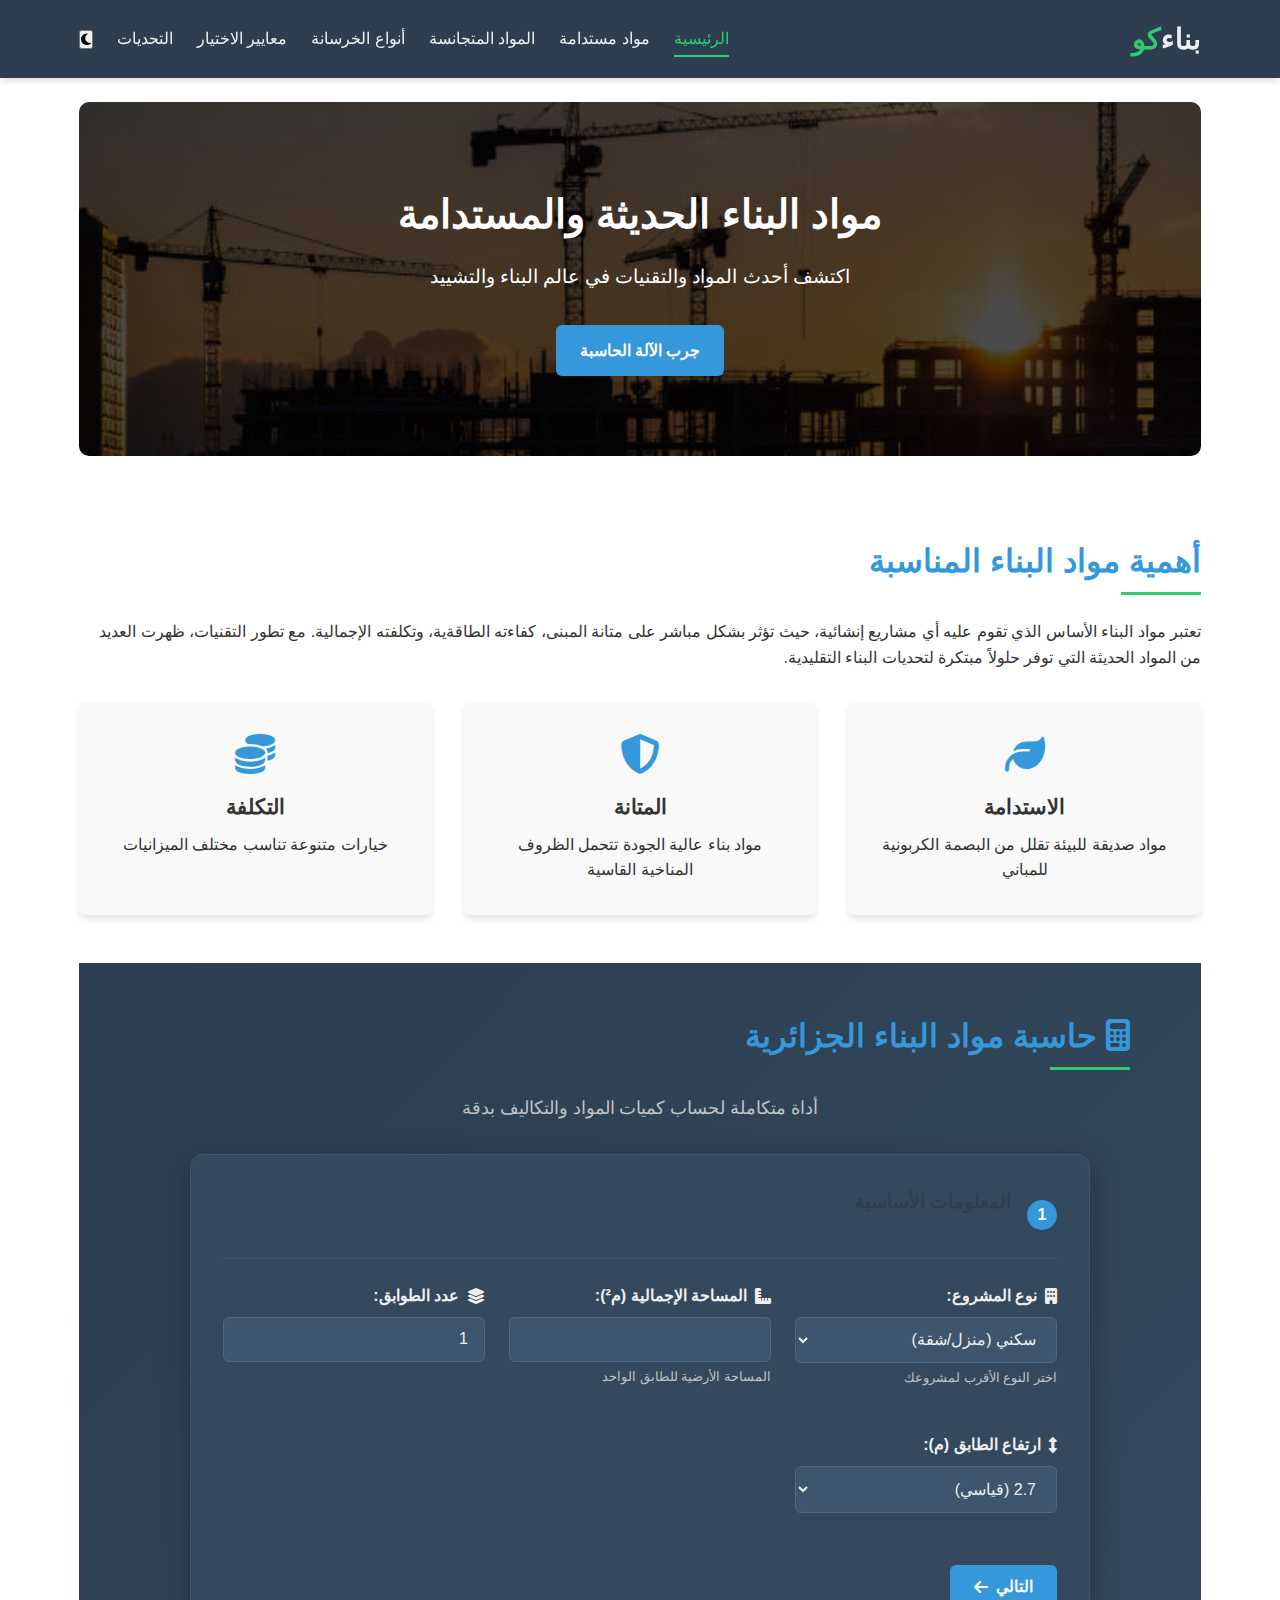
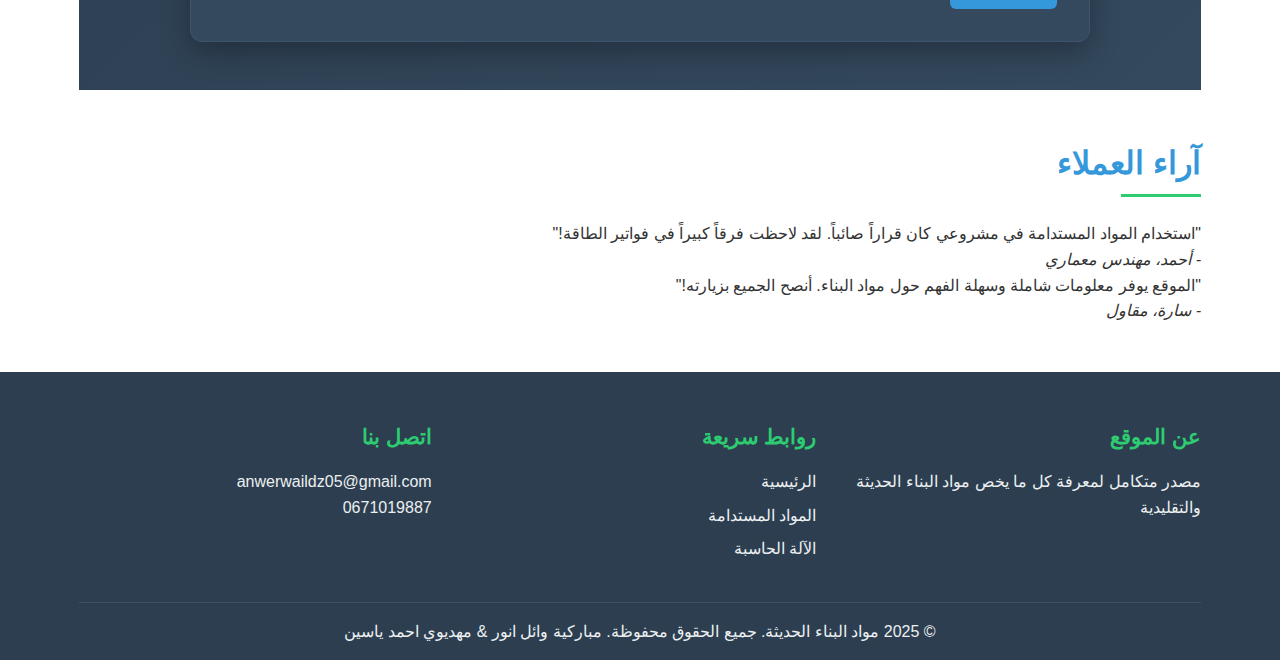
<file: index.html>
<!DOCTYPE html>
<html lang="ar" dir="rtl">
<head>
    <meta charset="UTF-8">
    <meta name="viewport" content="width=device-width, initial-scale=1.0">
    <title>مواد البناء الحديثة</title>
    <link rel="stylesheet" href="styles.css">
    <link rel="stylesheet" href="https://cdnjs.cloudflare.com/ajax/libs/font-awesome/6.4.0/css/all.min.css">
</head>
<body>
    <!-- شريط التنقل -->
    <nav class="navbar">
        <div class="container">
            <a href="index.html" class="logo">بناء<span>كو</span></a>
            <button class="menu-toggle" aria-label="فتح القائمة">
                <i class="fas fa-bars"></i>
            </button>
            <ul class="nav-links">
                <li><a href="index.html" class="active">الرئيسية</a></li>
                <li><a href="pages/sustainable.html">مواد مستدامة</a></li>
                <li><a href="pages/materials.html">المواد المتجانسة</a></li>
                <li><a href="pages/concrete.html">أنواع الخرسانة</a></li>
                <li><a href="pages/standards.html">معايير الاختيار</a></li>
                <li><a href="pages/challenges.html">التحديات</a></li>
                <li><button id="theme-toggle" aria-label="تبديل الوضع الداكن">
                    <i class="fas fa-moon"></i>
                </button></li>
            </ul>
        </div>
    </nav>

    <!-- محتوى الصفحة الرئيسية -->
    <main class="container">
        <section class="hero">
            <h1>مواد البناء الحديثة والمستدامة</h1>
            <p>اكتشف أحدث المواد والتقنيات في عالم البناء والتشييد</p>
            <a href="#calculator" class="btn" data-scroll>جرب الآلة الحاسبة</a>
        </section>

        <section class="intro-section">
            <h2>أهمية مواد البناء المناسبة</h2>
            <p>تعتبر مواد البناء الأساس الذي تقوم عليه أي مشاريع إنشائية، حيث تؤثر بشكل مباشر على متانة المبنى، كفاءته الطاقةية، وتكلفته الإجمالية. مع تطور التقنيات، ظهرت العديد من المواد الحديثة التي توفر حلولاً مبتكرة لتحديات البناء التقليدية.</p>
            
            <div class="features-grid">
                <div class="feature-card">
                    <i class="fas fa-leaf"></i>
                    <h3>الاستدامة</h3>
                    <p>مواد صديقة للبيئة تقلل من البصمة الكربونية للمباني</p>
                </div>
                <div class="feature-card">
                    <i class="fas fa-shield-alt"></i>
                    <h3>المتانة</h3>
                    <p>مواد بناء عالية الجودة تتحمل الظروف المناخية القاسية</p>
                </div>
                <div class="feature-card">
                    <i class="fas fa-coins"></i>
                    <h3>التكلفة</h3>
                    <p>خيارات متنوعة تناسب مختلف الميزانيات</p>
                </div>
            </div>
        </section>

        <!-- قسم الآلة الحاسبة -->
        <!-- في ملف index.html -->
        <section id="calculator" class="calculator-section">
            <div class="container">
                <h2><i class="fas fa-calculator"></i> حاسبة مواد البناء الجزائرية</h2>
                <p class="subtitle">أداة متكاملة لحساب كميات المواد والتكاليف بدقة</p>
        
                <div class="calculator-wrapper">
                    <!-- الخطوة 1: معلومات أساسية -->
                    <div class="calculator-step active" data-step="1">
                        <div class="step-header">
                            <span class="step-number">1</span>
                            <h3>المعلومات الأساسية</h3>
                        </div>
                        
                        <div class="form-grid">
                            <div class="form-group">
                                <label for="project-type"><i class="fas fa-building"></i> نوع المشروع:</label>
                                <select id="project-type" class="form-control" required>
                                    <option value="" disabled selected>اختر نوع المشروع</option>
                                    <option value="residential">سكني (منزل/شقة)</option>
                                    <option value="villa">فيلا</option>
                                    <option value="commercial">تجاري (محل/مكتب)</option>
                                    <option value="apartment">عمارة سكنية</option>
                                </select>
                                <p class="help-text">اختر النوع الأقرب لمشروعك</p>
                            </div>
        
                            <div class="form-group">
                                <label for="area"><i class="fas fa-ruler-combined"></i> المساحة الإجمالية (م²):</label>
                                <input type="number" id="area" class="form-control" min="50" max="2000" required>
                                <p class="help-text">المساحة الأرضية للطابق الواحد</p>
                            </div>
        
                            <div class="form-group">
                                <label for="floors"><i class="fas fa-layer-group"></i> عدد الطوابق:</label>
                                <input type="number" id="floors" class="form-control" min="1" max="20" value="1" required>
                            </div>
        
                            <div class="form-group">
                                <label for="height"><i class="fas fa-arrows-alt-v"></i> ارتفاع الطابق (م):</label>
                                <select id="height" class="form-control" required>
                                    <option value="2.7">2.7 (قياسي)</option>
                                    <option value="3.0">3.0 (فيلات)</option>
                                    <option value="3.5">3.5 (تجاري)</option>
                                </select>
                            </div>
                        </div>
        
                        <button class="btn next-btn">التالي <i class="fas fa-arrow-left"></i></button>
                    </div>
        
                    <!-- الخطوة 2: تفاصيل البناء -->
                    <div class="calculator-step" data-step="2">
                        <div class="step-header">
                            <span class="step-number">2</span>
                            <h3>تفاصيل البناء</h3>
                        </div>
                        
                        <div class="form-group">
                            <label><i class="fas fa-chess-board"></i> نوع الهيكل الإنشائي:</label>
                            <div class="construction-types">
                                <!-- الخيار 1 -->
                                <div class="type-card" data-type="concrete">
                                    <input type="radio" name="construction-type" id="type-concrete" value="concrete" checked>
                                    <label for="type-concrete">
                                        <img src="images/concrete-structure.png" alt="هيكل خرساني (Concrete Structure)">
                                        <h4>خرساني تقليدي</h4>
                                        <ul class="type-features">
                                            <li>أعمدة وبلاطات خرسانية</li>
                                            <li>جدران طوب أحمر</li>
                                            <li>الأكثر شيوعاً</li>
                                        </ul>
                                        <div class="check-icon"><i class="fas fa-check"></i></div>
                                    </label>
                                </div>
                                
                                <!-- الخيار 2 -->
                                <div class="type-card" data-type="steel">
                                    <input type="radio" name="construction-type" id="type-steel" value="steel">
                                    <label for="type-steel">
                                        <img src="images/steel-structure.jpg" alt="هيكل معدني (Steel Structure)">
                                        <h4>هيكل معدني</h4>
                                        <ul class="type-features">
                                            <li>أعمدة وكمرات حديدية</li>
                                            <li>أسرع في التنفيذ</li>
                                            <li>تكلفة أعلى</li>
                                        </ul>
                                        <div class="check-icon"><i class="fas fa-check"></i></div>
                                    </label>
                                </div>
                            </div>
                        </div>
        
                        <div class="form-group">
                            <label for="quality"><i class="fas fa-star"></i> جودة المواد:</label>
                            <select id="quality" class="form-control" required>
                                <option value="standard">قياسي (متوسط الجودة)</option>
                                <option value="premium">فاخر (مواد عالية الجودة)</option>
                                <option value="economic">اقتصادي (أقل تكلفة)</option>
                            </select>
                        </div>
        
                        <div class="step-buttons">
                            <button class="btn prev-btn"><i class="fas fa-arrow-right"></i> السابق</button>
                            <button class="btn next-btn">التالي <i class="fas fa-arrow-left"></i></button>
                        </div>
                    </div>
        
                    <!-- الخطوة 3: النتائج -->
                    <div class="calculator-step" data-step="3">
                        <div class="step-header">
                            <span class="step-number">3</span>
                            <h3>النتائج المفصلة</h3>
                        </div>
                        
                        <div class="project-summary-card">
                            <h4><i class="fas fa-info-circle"></i> ملخص المشروع:</h4>
                            <div class="summary-details">
                                <div class="summary-item">
                                    <span>نوع المشروع:</span>
                                    <strong id="summary-type">-</strong>
                                </div>
                                <div class="summary-item">
                                    <span>المساحة الإجمالية:</span>
                                    <strong id="summary-area">-</strong>
                                </div>
                                <div class="summary-item">
                                    <span>نوع الهيكل:</span>
                                    <strong id="summary-structure">-</strong>
                                </div>
                                <div class="summary-item">
                                    <span>جودة المواد:</span>
                                    <strong id="summary-quality">-</strong>
                                </div>
                            </div>
                        </div>
        
                        <div class="results-section">
                            <h4><i class="fas fa-cubes"></i> الكميات المطلوبة:</h4>
                            
                            <div class="material-cards">
                                <!-- الإسمنت -->
                                <div class="material-card">
                                    <img src="images/cement-dz.jpg" alt="إسمنت (Cement)">
                                    <div class="material-details">
                                        <h5>الإسمنت</h5>
                                        <div class="material-result">
                                            <span id="cement-result">0</span>
                                            <small>كيس (50 كجم)</small>
                                        </div>
                                        <div class="material-price">
                                            <span id="cement-price">0</span>
                                            <small>دينار جزائري</small>
                                        </div>
                                    </div>
                                </div>
                                
                                <!-- الحديد -->
                                <div class="material-card">
                                    <img src="images/steel-dz.jpg" alt="حديد تسليح (Reinforcement Steel)">
                                    <div class="material-details">
                                        <h5>حديد التسليح</h5>
                                        <div class="material-result">
                                            <span id="steel-result">0</span>
                                            <small>طن</small>
                                        </div>
                                        <div class="material-price">
                                            <span id="steel-price">0</span>
                                            <small>دينار جزائري</small>
                                        </div>
                                    </div>
                                </div>
                                
                                <!-- الرمل -->
                                <div class="material-card">
                                    <img src="images/sand-dz.webp" alt="رمل بناء (Construction Sand)">
                                    <div class="material-details">
                                        <h5>الرمل</h5>
                                        <div class="material-result">
                                            <span id="sand-result">0</span>
                                            <small>م³</small>
                                        </div>
                                        <div class="material-price">
                                            <span id="sand-price">0</span>
                                            <small>دينار جزائري</small>
                                        </div>
                                    </div>
                                </div>
                                
                                <!-- الطوب -->
                                <div class="material-card">
                                    <img src="images/bricks-dz.png" alt="طوب بناء (Building Bricks)">
                                    <div class="material-details">
                                        <h5>الطوب</h5>
                                        <div class="material-result">
                                            <span id="bricks-result">0</span>
                                            <small>قطعة</small>
                                        </div>
                                        <div class="material-price">
                                            <span id="bricks-price">0</span>
                                            <small>دينار جزائري</small>
                                        </div>
                                    </div>
                                </div>
                            </div>
                        </div>
        
                        <div class="total-cost-card">
                            <h4><i class="fas fa-coins"></i> التكلفة الإجمالية:</h4>
                            <div class="total-amount">
                                <span id="total-cost">0</span>
                                <small>دينار جزائري</small>
                            </div>
                            <div class="cost-details">
                                <div class="cost-item">
                                    <span>مواد أساسية:</span>
                                    <span id="basic-materials-cost">0 دج</span>
                                </div>
                                <div class="cost-item">
                                    <span>مواد فرعية:</span>
                                    <span id="secondary-materials-cost">0 دج</span>
                                </div>
                                <div class="cost-item">
                                    <span>نقل وتشغيل:</span>
                                    <span id="transport-cost">0 دج</span>
                                </div>
                            </div>
                        </div>
        
                        <div class="step-buttons">
                            <button class="btn prev-btn"><i class="fas fa-arrow-right"></i> السابق</button>
                            <button class="btn print-btn"><i class="fas fa-print"></i> طباعة النتائج</button>
                            <button class="btn reset-btn"><i class="fas fa-redo"></i> بدء حساب جديد</button>
                        </div>
        
                        <div class="disclaimer">
                            <h5><i class="fas fa-exclamation-triangle"></i> ملاحظات هامة:</h5>
                            <ul>
                                <li>هذه النتائج تقديرية وقد تختلف حسب المنطقة والمقاول.</li>
                                <li>الأسعار حسب متوسط السوق الجزائري لشهر <span id="current-month"></span>.</li>
                                <li>لحساب دقيق أكثر، يرجى استشارة مهندس مدني.</li>
                            </ul>
                        </div>
                    </div>
                </div>
            </div>
        </section>

        <section class="testimonials-section">
            <h2>آراء العملاء</h2>
            <div class="testimonial-card">
                <p>"استخدام المواد المستدامة في مشروعي كان قراراً صائباً. لقد لاحظت فرقاً كبيراً في فواتير الطاقة!"</p>
                <cite>- أحمد، مهندس معماري</cite>
            </div>
            <div class="testimonial-card">
                <p>"الموقع يوفر معلومات شاملة وسهلة الفهم حول مواد البناء. أنصح الجميع بزيارته!"</p>
                <cite>- سارة، مقاول</cite>
            </div>
        </section>
    </main>

    <!-- تذييل الصفحة -->
    <footer>
        <div class="container">
            <div class="footer-content">
                <div class="footer-section">
                    <h3>عن الموقع</h3>
                    <p>مصدر متكامل لمعرفة كل ما يخص مواد البناء الحديثة والتقليدية</p>
                </div>
                <div class="footer-section">
                    <h3>روابط سريعة</h3>
                    <ul>
                        <li><a href="index.html">الرئيسية</a></li>
                        <li><a href="pages/sustainable.html">المواد المستدامة</a></li>
                        <li><a href="#calculator">الآلة الحاسبة</a></li>
                    </ul>
                </div>
                <div class="footer-section">
                    <h3>اتصل بنا</h3>
                    <p>anwerwaildz05@gmail.com</p>
                    <p>0671019887</p>
                </div>
            </div>
            <div class="footer-bottom">
                <p>&copy; 2025   مواد البناء الحديثة. جميع الحقوق محفوظة. مباركية وائل انور & مهديوي احمد ياسين </p>
            </div>
        </div>
    </footer>

    <script src="script.js"></script>
</body>
</html>
</file>
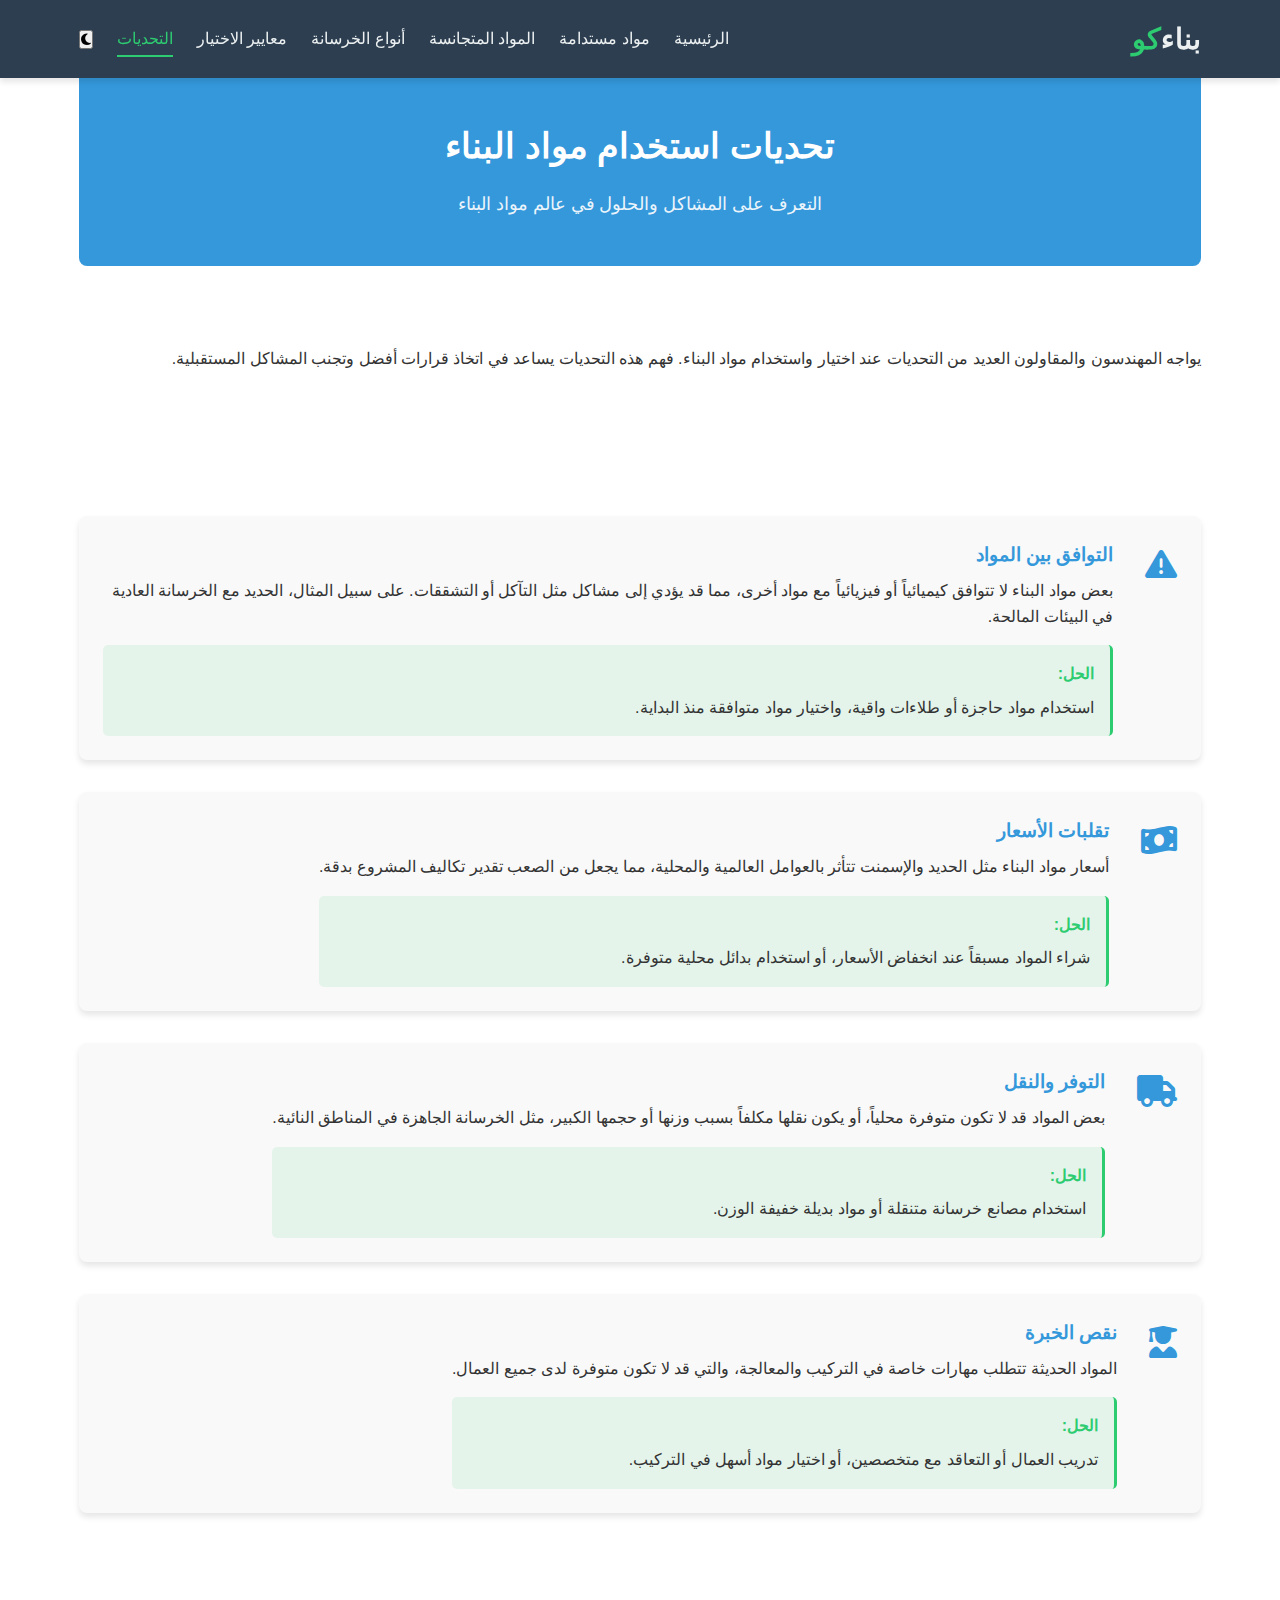
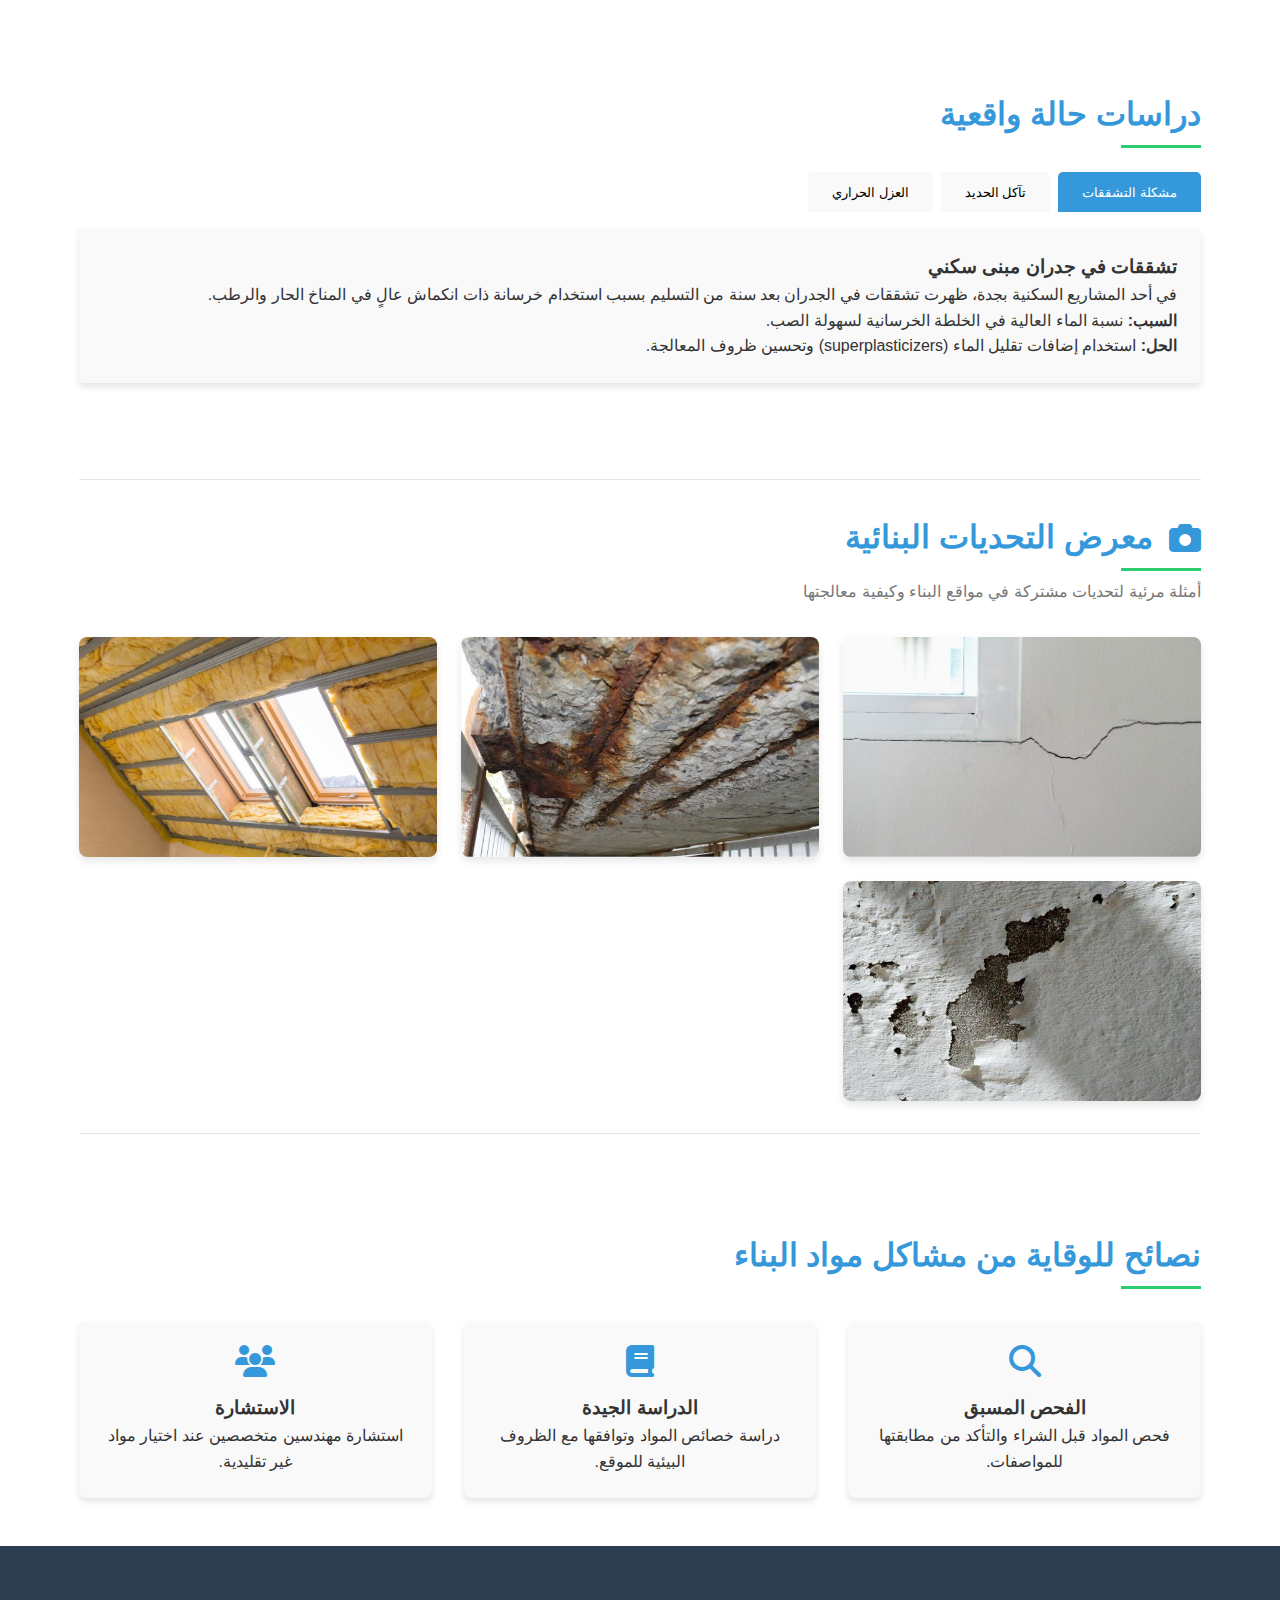
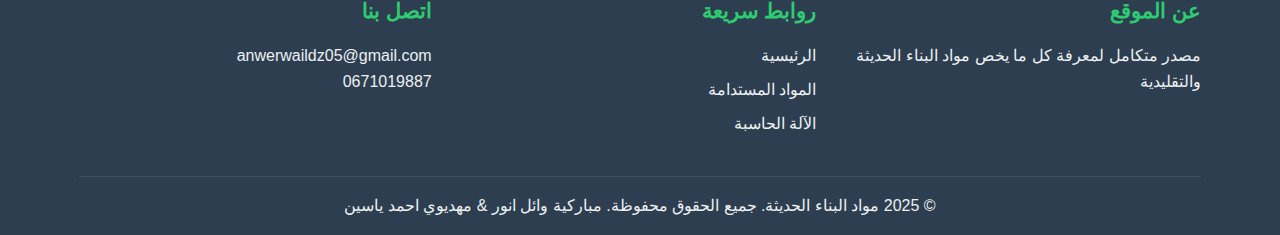
<file: pages/challenges.html>
<!DOCTYPE html>
<html lang="ar" dir="rtl">
<head>
    <meta charset="UTF-8">
    <meta name="viewport" content="width=device-width, initial-scale=1.0">
    <title>تحديات استخدام مواد البناء | بناءكو</title>
    <link rel="stylesheet" href="../styles.css">
    <link rel="stylesheet" href="https://cdnjs.cloudflare.com/ajax/libs/font-awesome/6.4.0/css/all.min.css">
</head>
<body>
    <!-- شريط التنقل -->
    <nav class="navbar">
        <div class="container">
            <a href="../index.html" class="logo">بناء<span>كو</span></a>
            <button class="menu-toggle" aria-label="فتح القائمة">
                <i class="fas fa-bars"></i>
            </button>
            <ul class="nav-links">
                <li><a href="../index.html">الرئيسية</a></li>
                <li><a href="sustainable.html">مواد مستدامة</a></li>
                <li><a href="materials.html">المواد المتجانسة</a></li>
                <li><a href="concrete.html">أنواع الخرسانة</a></li>
                <li><a href="standards.html">معايير الاختيار</a></li>
                <li><a href="challenges.html" class="active">التحديات</a></li>
                <li><button id="theme-toggle" aria-label="تبديل الوضع الداكن">
                    <i class="fas fa-moon"></i>
                </button></li>
            </ul>
        </div>
    </nav>

    <!-- محتوى الصفحة -->
    <main class="container">
        <section class="page-header">
            <h1>تحديات استخدام مواد البناء</h1>
            <p>التعرف على المشاكل والحلول في عالم مواد البناء</p>
        </section>

        <section class="challenges-intro">
            <p>يواجه المهندسون والمقاولون العديد من التحديات عند اختيار واستخدام مواد البناء. فهم هذه التحديات يساعد في اتخاذ قرارات أفضل وتجنب المشاكل المستقبلية.</p>
        </section>

        <section class="challenges-list">
            <div class="challenge-card">
                <div class="challenge-icon">
                    <i class="fas fa-exclamation-triangle"></i>
                </div>
                <div class="challenge-content">
                    <h3>التوافق بين المواد</h3>
                    <p>بعض مواد البناء لا تتوافق كيميائياً أو فيزيائياً مع مواد أخرى، مما قد يؤدي إلى مشاكل مثل التآكل أو التشققات. على سبيل المثال، الحديد مع الخرسانة العادية في البيئات المالحة.</p>
                    <div class="solution">
                        <h4>الحل:</h4>
                        <p>استخدام مواد حاجزة أو طلاءات واقية، واختيار مواد متوافقة منذ البداية.</p>
                    </div>
                </div>
            </div>

            <div class="challenge-card">
                <div class="challenge-icon">
                    <i class="fas fa-money-bill-wave"></i>
                </div>
                <div class="challenge-content">
                    <h3>تقلبات الأسعار</h3>
                    <p>أسعار مواد البناء مثل الحديد والإسمنت تتأثر بالعوامل العالمية والمحلية، مما يجعل من الصعب تقدير تكاليف المشروع بدقة.</p>
                    <div class="solution">
                        <h4>الحل:</h4>
                        <p>شراء المواد مسبقاً عند انخفاض الأسعار، أو استخدام بدائل محلية متوفرة.</p>
                    </div>
                </div>
            </div>

            <div class="challenge-card">
                <div class="challenge-icon">
                    <i class="fas fa-truck"></i>
                </div>
                <div class="challenge-content">
                    <h3>التوفر والنقل</h3>
                    <p>بعض المواد قد لا تكون متوفرة محلياً، أو يكون نقلها مكلفاً بسبب وزنها أو حجمها الكبير، مثل الخرسانة الجاهزة في المناطق النائية.</p>
                    <div class="solution">
                        <h4>الحل:</h4>
                        <p>استخدام مصانع خرسانة متنقلة أو مواد بديلة خفيفة الوزن.</p>
                    </div>
                </div>
            </div>

            <div class="challenge-card">
                <div class="challenge-icon">
                    <i class="fas fa-user-graduate"></i>
                </div>
                <div class="challenge-content">
                    <h3>نقص الخبرة</h3>
                    <p>المواد الحديثة تتطلب مهارات خاصة في التركيب والمعالجة، والتي قد لا تكون متوفرة لدى جميع العمال.</p>
                    <div class="solution">
                        <h4>الحل:</h4>
                        <p>تدريب العمال أو التعاقد مع متخصصين، أو اختيار مواد أسهل في التركيب.</p>
                    </div>
                </div>
            </div>
        </section>

        <section class="case-studies">
            <h2>دراسات حالة واقعية</h2>
            
            <div class="case-study-tabs">
                <div class="tab-buttons">
                    <button class="tab-btn active" data-tab="case1">مشكلة التشققات</button>
                    <button class="tab-btn" data-tab="case2">تآكل الحديد</button>
                    <button class="tab-btn" data-tab="case3">العزل الحراري</button>
                </div>
                
                <div class="tab-content active" id="case1">
                    <h3>تشققات في جدران مبنى سكني</h3>
                    <p>في أحد المشاريع السكنية بجدة، ظهرت تشققات في الجدران بعد سنة من التسليم بسبب استخدام خرسانة ذات انكماش عالٍ في المناخ الحار والرطب.</p>
                    <p><strong>السبب:</strong> نسبة الماء العالية في الخلطة الخرسانية لسهولة الصب.</p>
                    <p><strong>الحل:</strong> استخدام إضافات تقليل الماء (superplasticizers) وتحسين ظروف المعالجة.</p>
                </div>
                
                <div class="tab-content" id="case2">
                    <h3>تآكل حديد التسليح في منشأة بحرية</h3>
                    <p>منشأة بحرية في الخبر عانت من تآكل سريع في حديد التسليح بعد 5 سنوات فقط من الإنشاء.</p>
                    <p><strong>السبب:</strong> استخدام حديد عادي غير مجلفن في بيئة بحرية عالية الملوحة.</p>
                    <p><strong>الحل:</strong> استبدال الحديد بحديد مجلفن أو استخدام خرسانة مقاومة للكبريتات مع طلاء واقي.</p>
                </div>
                
                <div class="tab-content" id="case3">
                    <h3>ارتفاع فواتير التبريد في فيلا بالرياض</h3>
                    <p>فيلا سكنية في الرياض تعاني من ارتفاع فواتير الكهرباء بسبب الحاجة المستمرة للتكييف.</p>
                    <p><strong>السبب:</strong> استخدام خرسانة عادية بدون عزل حراري في الجدران والأسقف.</p>
                    <p><strong>الحل:</strong> إضافة طبقة عزل خارجية واستخدام طوب عازل في التوسعات المستقبلية.</p>
                </div>
            </div>
        </section>
        <!-- بعد قسم دراسات الحالة وقبل قسم نصائح الوقاية -->
        <section class="gallery-section">
            <h2><i class="fas fa-camera"></i> معرض التحديات البنائية</h2>
            <p>أمثلة مرئية لتحديات مشتركة في مواقع البناء وكيفية معالجتها</p>
            
            <div class="gallery-grid">
                <!-- صورة 1 -->
                <div class="gallery-item">
                    <img src="../images/challenge1.jpg" alt="تشققات في الجدران (Wall Cracks)">
                    <div class="gallery-caption">
                        <h4>تشققات الهيكل</h4>
                        <p>تشققات ناتجة عن هبوط في الأساسات أو استخدام مواد غير مناسبة</p>
                    </div>
                </div>
                
                <!-- صورة 2 -->
                <div class="gallery-item">
                    <img src="../images/challenge2.jpg" alt="تآكل حديد التسليح (Reinforcement Steel Corrosion)">
                    <div class="gallery-caption">
                        <h4>تآكل الحديد</h4>
                        <p>صدأ في حديد التسليح بسبب عدم استخدام مواد عازلة مناسبة</p>
                    </div>
                </div>
                
                <!-- صورة 3 -->
                <div class="gallery-item">
                    <img src="../images/challenge3.jpg" alt="عزل حراري غير فعال (Ineffective Thermal Insulation)">
                    <div class="gallery-caption">
                        <h4>فقدان الطاقة</h4>
                        <p>عدم كفاءة العزل الحراري يؤدي لارتفاع فواتير التبريد</p>
                    </div>
                </div>
                
                <!-- صورة 4 -->
                <div class="gallery-item">
                    <img src="../images/challenge4.jpeg" alt="رطوبة في الجدران (Wall Moisture)">
                    <div class="gallery-caption">
                        <h4>مشاكل الرطوبة</h4>
                        <p>تسرب المياه وانتشار الرطوبة في الجدران الداخلية</p>
                    </div>
                </div>
            </div>
        </section>
        <section class="prevention-section">
            <h2>نصائح للوقاية من مشاكل مواد البناء</h2>
            <div class="prevention-tips">
                <div class="tip-card">
                    <i class="fas fa-search"></i>
                    <h3>الفحص المسبق</h3>
                    <p>فحص المواد قبل الشراء والتأكد من مطابقتها للمواصفات.</p>
                </div>
                <div class="tip-card">
                    <i class="fas fa-book"></i>
                    <h3>الدراسة الجيدة</h3>
                    <p>دراسة خصائص المواد وتوافقها مع الظروف البيئية للموقع.</p>
                </div>
                <div class="tip-card">
                    <i class="fas fa-users"></i>
                    <h3>الاستشارة</h3>
                    <p>استشارة مهندسين متخصصين عند اختيار مواد غير تقليدية.</p>
                </div>
            </div>
        </section>
    </main>

    <!-- تذييل الصفحة -->
    <footer>
        <div class="container">
            <div class="footer-content">
                <div class="footer-section">
                    <h3>عن الموقع</h3>
                    <p>مصدر متكامل لمعرفة كل ما يخص مواد البناء الحديثة والتقليدية</p>
                </div>
                <div class="footer-section">
                    <h3>روابط سريعة</h3>
                    <ul>
                        <li><a href="../index.html">الرئيسية</a></li>
                        <li><a href="sustainable.html">المواد المستدامة</a></li>
                        <li><a href="../index.html#calculator">الآلة الحاسبة</a></li>
                    </ul>
                </div>
                <div class="footer-section">
                    <h3>اتصل بنا</h3>
                    <p>anwerwaildz05@gmail.com</p>
                    <p>0671019887</p>
                </div>
            </div>
            <div class="footer-bottom">
                <p>&copy; 2025   مواد البناء الحديثة. جميع الحقوق محفوظة. مباركية وائل انور & مهديوي احمد ياسين </p>
            </div>
        </div>
    </footer>

    <script src="../script.js"></script>
</body>
</html>
</file>
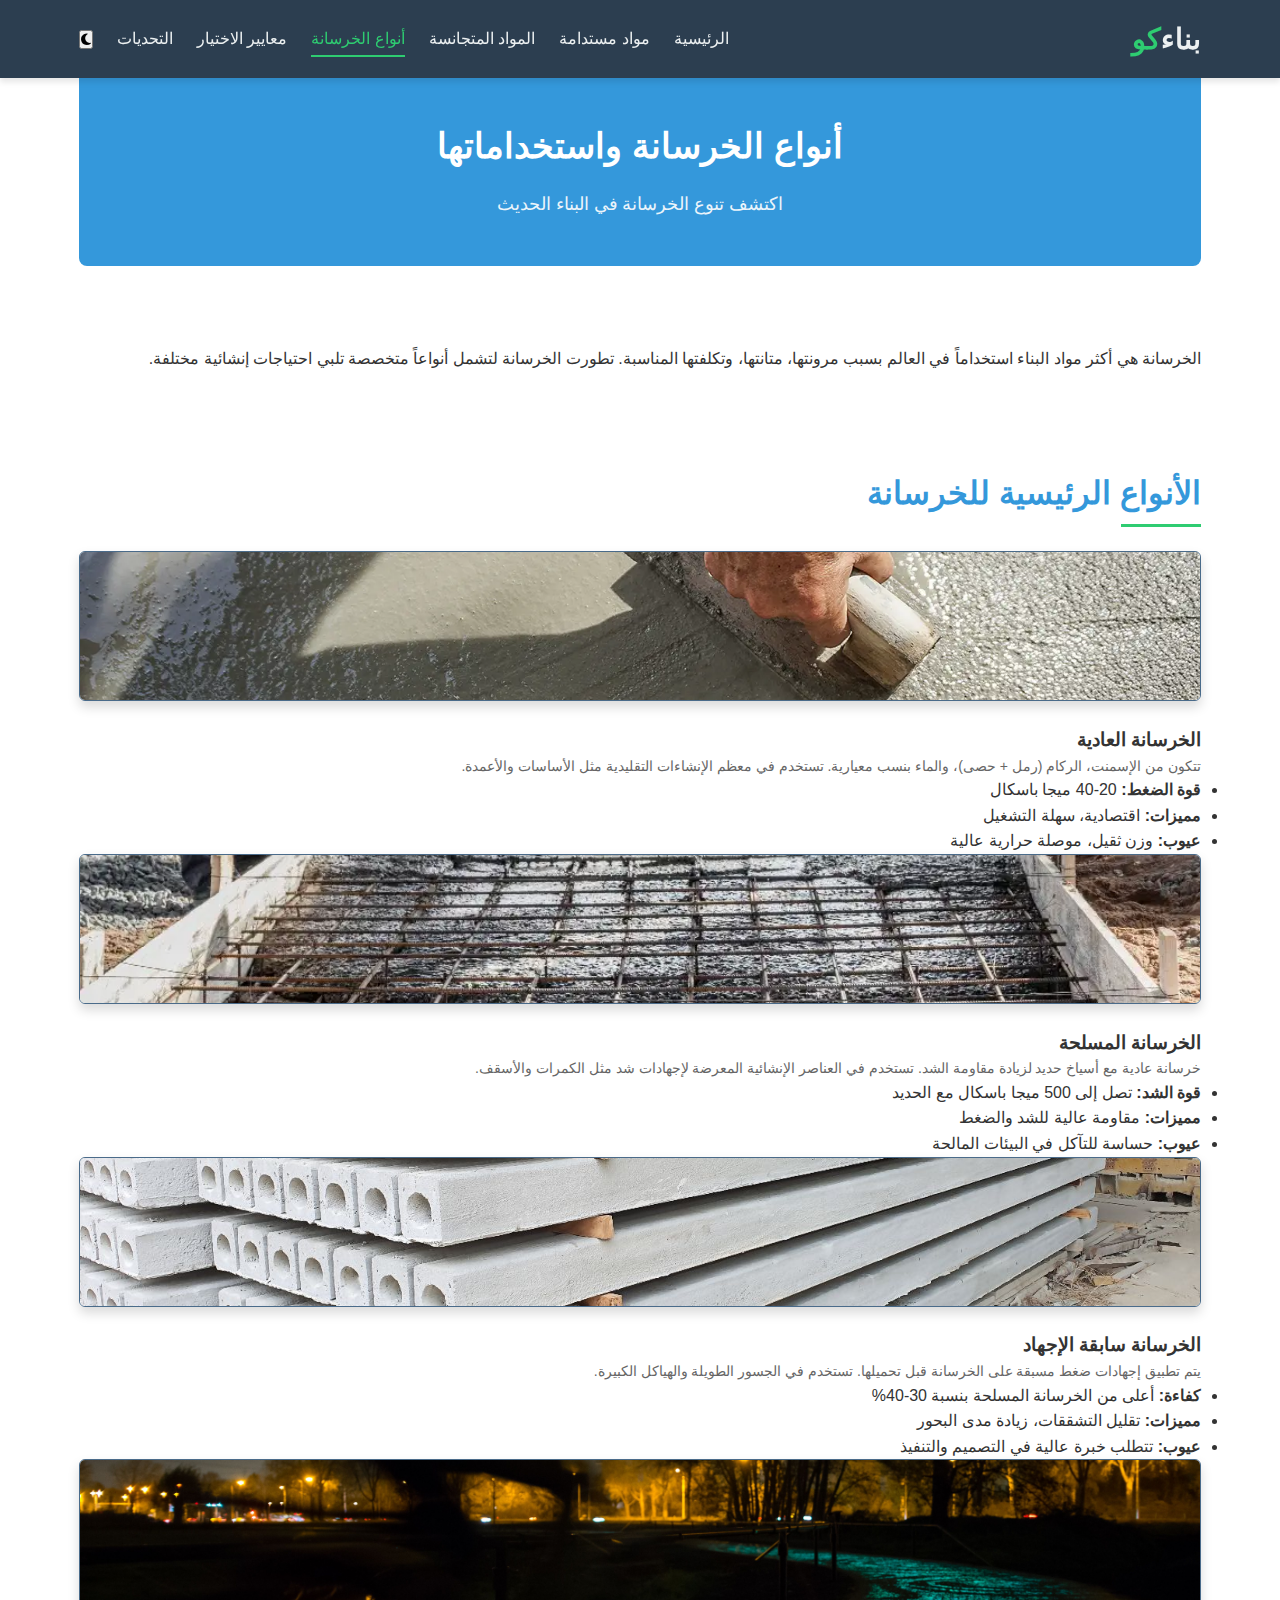
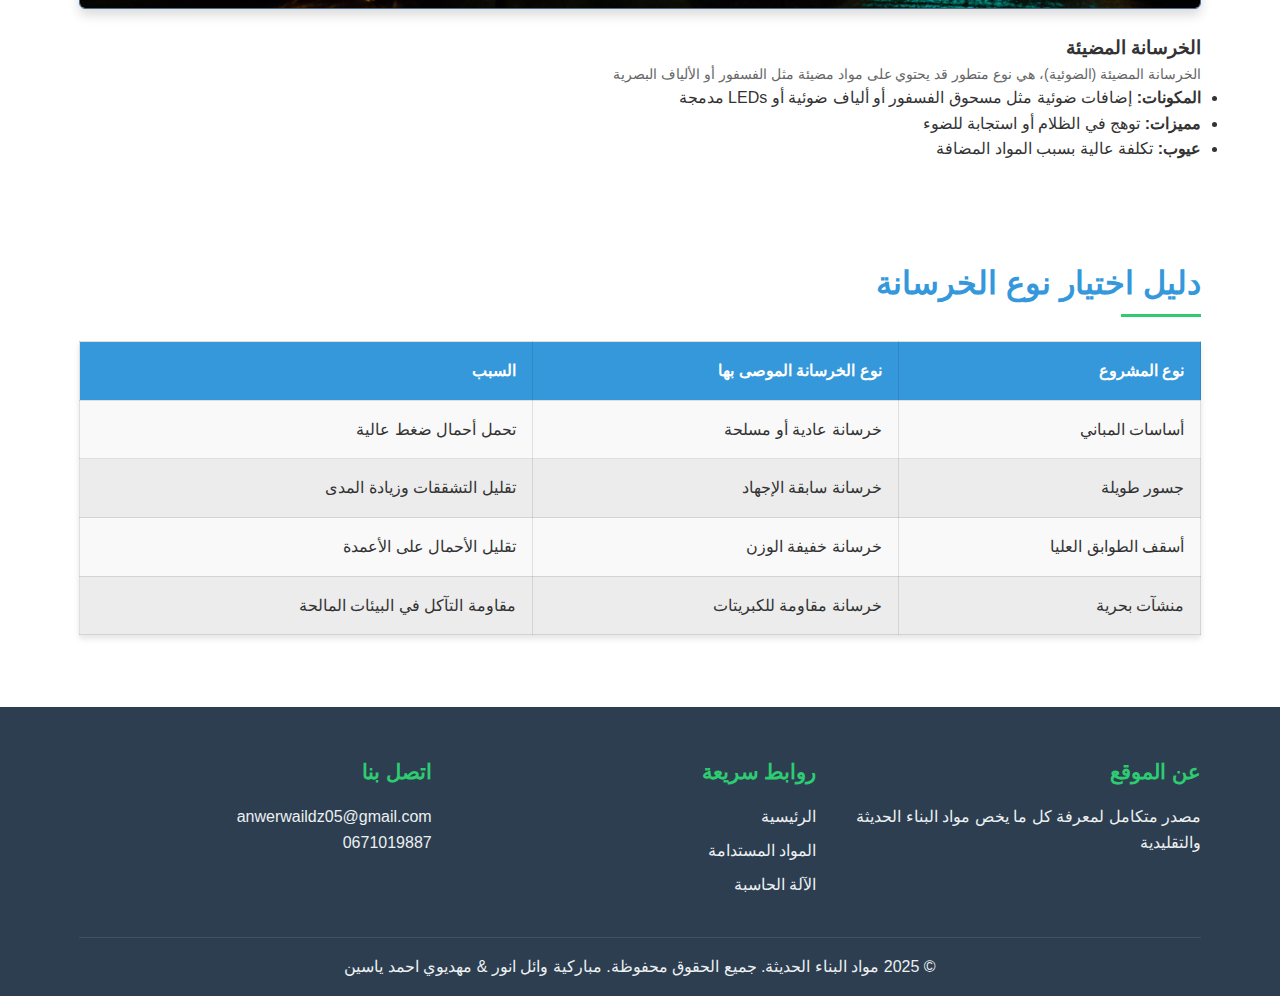
<file: pages/concrete.html>
<!DOCTYPE html>
<html lang="ar" dir="rtl">
<head>
    <meta charset="UTF-8">
    <meta name="viewport" content="width=device-width, initial-scale=1.0">
    <title>أنواع الخرسانة واستخداماتها | بناءكو</title>
    <link rel="stylesheet" href="../styles.css">
    <link rel="stylesheet" href="https://cdnjs.cloudflare.com/ajax/libs/font-awesome/6.4.0/css/all.min.css">
</head>
<body>
    <!-- شريط التنقل -->
    <nav class="navbar">
        <div class="container">
            <a href="../index.html" class="logo">بناء<span>كو</span></a>
            <button class="menu-toggle" aria-label="فتح القائمة">
                <i class="fas fa-bars"></i>
            </button>
            <ul class="nav-links">
                <li><a href="../index.html">الرئيسية</a></li>
                <li><a href="sustainable.html">مواد مستدامة</a></li>
                <li><a href="materials.html">المواد المتجانسة</a></li>
                <li><a href="concrete.html" class="active">أنواع الخرسانة</a></li>
                <li><a href="standards.html">معايير الاختيار</a></li>
                <li><a href="challenges.html">التحديات</a></li>
                <li><button id="theme-toggle" aria-label="تبديل الوضع الداكن">
                    <i class="fas fa-moon"></i>
                </button></li>
            </ul>
        </div>
    </nav>

    <!-- محتوى الصفحة -->
    <main class="container">
        <section class="page-header">
            <h1>أنواع الخرسانة واستخداماتها</h1>
            <p>اكتشف تنوع الخرسانة في البناء الحديث</p>
        </section>

        <section class="intro-section">
            <p>الخرسانة هي أكثر مواد البناء استخداماً في العالم بسبب مرونتها، متانتها، وتكلفتها المناسبة. تطورت الخرسانة لتشمل أنواعاً متخصصة تلبي احتياجات إنشائية مختلفة.</p>
        </section>

        <section class="types-section">
            <h2>الأنواع الرئيسية للخرسانة</h2>
            
            <div class="type-card">
                <div class="type-image">
                    <img src="../images/normal-concrete.webp" alt="صورة توضيحية للخرسانة العادية (Normal Concrete)" class="improved-image">
                </div>
                <div class="type-details">
                    <h3>الخرسانة العادية</h3>
                    <p>تتكون من الإسمنت، الركام (رمل + حصى)، والماء بنسب معيارية. تستخدم في معظم الإنشاءات التقليدية مثل الأساسات والأعمدة.</p>
                    <ul class="specs-list">
                        <li><strong>قوة الضغط:</strong> 20-40 ميجا باسكال</li>
                        <li><strong>مميزات:</strong> اقتصادية، سهلة التشغيل</li>
                        <li><strong>عيوب:</strong> وزن ثقيل، موصلة حرارية عالية</li>
                    </ul>
                </div>
            </div>

            <div class="type-card reverse">
                <div class="type-image">
                    <img src="../images/reinforced-concrete.webp" alt="صورة توضيحية للخرسانة المسلحة (Reinforced Concrete)" class="improved-image">
                </div>
                <div class="type-details">
                    <h3>الخرسانة المسلحة</h3>
                    <p>خرسانة عادية مع أسياخ حديد لزيادة مقاومة الشد. تستخدم في العناصر الإنشائية المعرضة لإجهادات شد مثل الكمرات والأسقف.</p>
                    <ul class="specs-list">
                        <li><strong>قوة الشد:</strong> تصل إلى 500 ميجا باسكال مع الحديد</li>
                        <li><strong>مميزات:</strong> مقاومة عالية للشد والضغط</li>
                        <li><strong>عيوب:</strong> حساسة للتآكل في البيئات المالحة</li>
                    </ul>
                </div>
            </div>

            <div class="type-card">
                <div class="type-image">
                    <img src="../images/prestressed-concrete.jpg" alt="صورة توضيحية للخرسانة سابقة الإجهاد (Prestressed Concrete)" class="improved-image">
                </div>
                <div class="type-details">
                    <h3>الخرسانة سابقة الإجهاد</h3>
                    <p>يتم تطبيق إجهادات ضغط مسبقة على الخرسانة قبل تحميلها. تستخدم في الجسور الطويلة والهياكل الكبيرة.</p>
                    <ul class="specs-list">
                        <li><strong>كفاءة:</strong> أعلى من الخرسانة المسلحة بنسبة 30-40%</li>
                        <li><strong>مميزات:</strong> تقليل التشققات، زيادة مدى البحور</li>
                        <li><strong>عيوب:</strong> تتطلب خبرة عالية في التصميم والتنفيذ</li>
                    </ul>
                </div>
            </div>

            <div class="type-card reverse">
                <div class="type-image">
                    <img src="../images/Luminous-concrete.jpg" alt="صورة توضيحية للخرسانة خفيفة الوزن (Lightweight Concrete)" class="improved-image">
                </div>
                <div class="type-details">
                    <h3>الخرسانة المضيئة</h3>
                    <p>الخرسانة المضيئة (الضوئية)، هي نوع متطور قد يحتوي على مواد مضيئة مثل الفسفور أو الألياف البصرية</p>
                    <ul class="specs-list">
                        <li><strong>المكونات:</strong> 
                            
                            إضافات ضوئية مثل مسحوق الفسفور أو ألياف ضوئية أو LEDs مدمجة</li>
                        <li><strong>مميزات:</strong> توهج في الظلام أو استجابة للضوء</li>
                        <li><strong>عيوب:</strong> تكلفة عالية بسبب المواد المضافة</li>
                    </ul>
                </div>
            </div>
        </section>

        <section class="selection-guide">
            <h2>دليل اختيار نوع الخرسانة</h2>
            <div class="guide-table">
                <table>
                    <thead>
                        <tr>
                            <th>نوع المشروع</th>
                            <th>نوع الخرسانة الموصى بها</th>
                            <th>السبب</th>
                        </tr>
                    </thead>
                    <tbody>
                        <tr>
                            <td>أساسات المباني</td>
                            <td>خرسانة عادية أو مسلحة</td>
                            <td>تحمل أحمال ضغط عالية</td>
                        </tr>
                        <tr>
                            <td>جسور طويلة</td>
                            <td>خرسانة سابقة الإجهاد</td>
                            <td>تقليل التشققات وزيادة المدى</td>
                        </tr>
                        <tr>
                            <td>أسقف الطوابق العليا</td>
                            <td>خرسانة خفيفة الوزن</td>
                            <td>تقليل الأحمال على الأعمدة</td>
                        </tr>
                        <tr>
                            <td>منشآت بحرية</td>
                            <td>خرسانة مقاومة للكبريتات</td>
                            <td>مقاومة التآكل في البيئات المالحة</td>
                        </tr>
                    </tbody>
                </table>
            </div>
        </section>
    </main>

    <!-- تذييل الصفحة -->
    <footer>
        <div class="container">
            <div class="footer-content">
                <div class="footer-section">
                    <h3>عن الموقع</h3>
                    <p>مصدر متكامل لمعرفة كل ما يخص مواد البناء الحديثة والتقليدية</p>
                </div>
                <div class="footer-section">
                    <h3>روابط سريعة</h3>
                    <ul>
                        <li><a href="../index.html">الرئيسية</a></li>
                        <li><a href="sustainable.html">المواد المستدامة</a></li>
                        <li><a href="../index.html#calculator">الآلة الحاسبة</a></li>
                    </ul>
                </div>
                <div class="footer-section">
                    <h3>اتصل بنا</h3>
                    <p>anwerwaildz05@gmail.com</p>
                    <p>0671019887</p>
                </div>
            </div>
            <div class="footer-bottom">
                <p>&copy; 2025   مواد البناء الحديثة. جميع الحقوق محفوظة. مباركية وائل انور & مهديوي احمد ياسين </p>
            </div>
        </div>
    </footer>

    <script src="../script.js"></script>
</body>
</html>
</file>
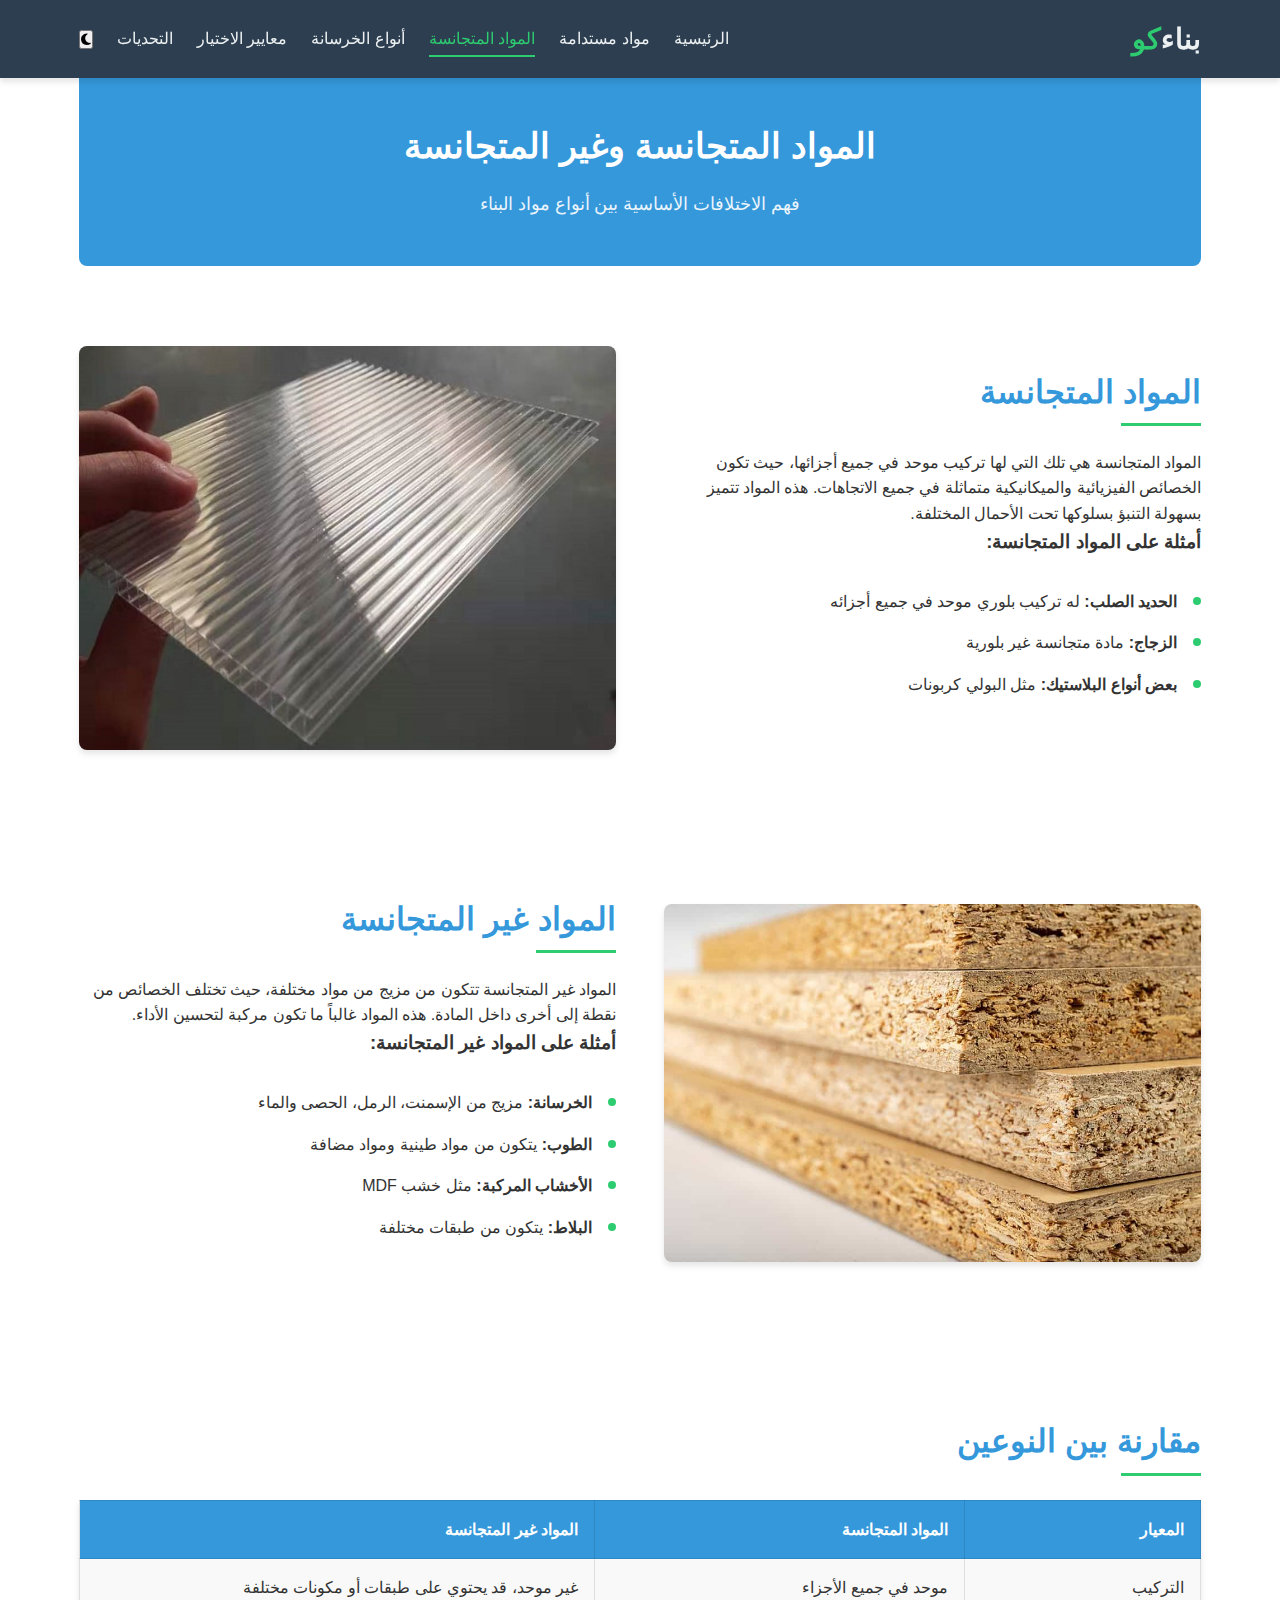
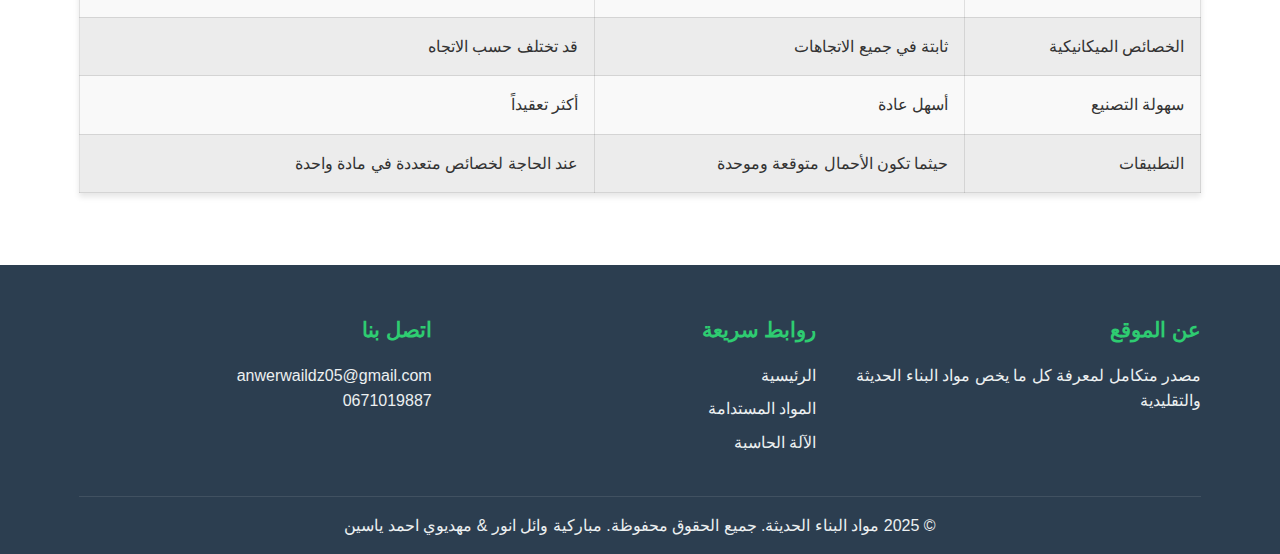
<file: pages/materials.html>
<!DOCTYPE html>
<html lang="ar" dir="rtl">
<head>
    <meta charset="UTF-8">
    <meta name="viewport" content="width=device-width, initial-scale=1.0">
    <title>المواد المتجانسة وغير المتجانسة | بناءكو</title>
    <link rel="stylesheet" href="../styles.css">
    <link rel="stylesheet" href="https://cdnjs.cloudflare.com/ajax/libs/font-awesome/6.4.0/css/all.min.css">
</head>
<body>
    <!-- شريط التنقل -->
    <nav class="navbar">
        <div class="container">
            <a href="../index.html" class="logo">بناء<span>كو</span></a>
            <button class="menu-toggle" aria-label="فتح القائمة">
                <i class="fas fa-bars"></i>
            </button>
            <ul class="nav-links">
                <li><a href="../index.html">الرئيسية</a></li>
                <li><a href="sustainable.html">مواد مستدامة</a></li>
                <li><a href="materials.html" class="active">المواد المتجانسة</a></li>
                <li><a href="concrete.html">أنواع الخرسانة</a></li>
                <li><a href="standards.html">معايير الاختيار</a></li>
                <li><a href="challenges.html">التحديات</a></li>
                <li><button id="theme-toggle" aria-label="تبديل الوضع الداكن">
                    <i class="fas fa-moon"></i>
                </button></li>
            </ul>
        </div>
    </nav>

    <!-- محتوى الصفحة -->
    <main class="container">
        <section class="page-header">
            <h1>المواد المتجانسة وغير المتجانسة</h1>
            <p>فهم الاختلافات الأساسية بين أنواع مواد البناء</p>
        </section>

        <section class="content-section">
            <div class="content-text">
                <h2>المواد المتجانسة</h2>
                <p>المواد المتجانسة هي تلك التي لها تركيب موحد في جميع أجزائها، حيث تكون الخصائص الفيزيائية والميكانيكية متماثلة في جميع الاتجاهات. هذه المواد تتميز بسهولة التنبؤ بسلوكها تحت الأحمال المختلفة.</p>
                
                <h3>أمثلة على المواد المتجانسة:</h3>
                <ul class="styled-list">
                    <li><strong>الحديد الصلب:</strong> له تركيب بلوري موحد في جميع أجزائه</li>
                    <li><strong>الزجاج:</strong> مادة متجانسة غير بلورية</li>
                    <li><strong>بعض أنواع البلاستيك:</strong> مثل البولي كربونات</li>
                </ul>
            </div>
            <div class="content-image">
                <!-- صورة توضيحية للمواد المتجانسة -->
                <img src="../images/Homogeneous.jpg" alt="مواد بناء متجانسة (Homogeneous Materials)" class="placeholder-img">
            </div>
        </section>

        <section class="content-section reverse">
            <div class="content-text">
                <h2>المواد غير المتجانسة</h2>
                <p>المواد غير المتجانسة تتكون من مزيج من مواد مختلفة، حيث تختلف الخصائص من نقطة إلى أخرى داخل المادة. هذه المواد غالباً ما تكون مركبة لتحسين الأداء.</p>
                
                <h3>أمثلة على المواد غير المتجانسة:</h3>
                <ul class="styled-list">
                    <li><strong>الخرسانة:</strong> مزيج من الإسمنت، الرمل، الحصى والماء</li>
                    <li><strong>الطوب:</strong> يتكون من مواد طينية ومواد مضافة</li>
                    <li><strong>الأخشاب المركبة:</strong> مثل خشب MDF</li>
                    <li><strong>البلاط:</strong> يتكون من طبقات مختلفة</li>
                </ul>
            </div>
            <div class="content-image">
                <!-- صورة توضيحية للمواد غير المتجانسة -->
                <img src="../images/Heterogeneous.jpg" alt="مواد بناء غير متجانسة (Heterogeneous Materials)" class="placeholder-img">
            </div>
        </section>

        <section class="comparison-section">
            <h2>مقارنة بين النوعين</h2>
            <div class="comparison-table">
                <table>
                    <thead>
                        <tr>
                            <th>المعيار</th>
                            <th>المواد المتجانسة</th>
                            <th>المواد غير المتجانسة</th>
                        </tr>
                    </thead>
                    <tbody>
                        <tr>
                            <td>التركيب</td>
                            <td>موحد في جميع الأجزاء</td>
                            <td>غير موحد، قد يحتوي على طبقات أو مكونات مختلفة</td>
                        </tr>
                        <tr>
                            <td>الخصائص الميكانيكية</td>
                            <td>ثابتة في جميع الاتجاهات</td>
                            <td>قد تختلف حسب الاتجاه</td>
                        </tr>
                        <tr>
                            <td>سهولة التصنيع</td>
                            <td>أسهل عادة</td>
                            <td>أكثر تعقيداً</td>
                        </tr>
                        <tr>
                            <td>التطبيقات</td>
                            <td>حيثما تكون الأحمال متوقعة وموحدة</td>
                            <td>عند الحاجة لخصائص متعددة في مادة واحدة</td>
                        </tr>
                    </tbody>
                </table>
            </div>
        </section>
    </main>

    <!-- تذييل الصفحة -->
    <footer>
        <div class="container">
            <div class="footer-content">
                <div class="footer-section">
                    <h3>عن الموقع</h3>
                    <p>مصدر متكامل لمعرفة كل ما يخص مواد البناء الحديثة والتقليدية</p>
                </div>
                <div class="footer-section">
                    <h3>روابط سريعة</h3>
                    <ul>
                        <li><a href="../index.html">الرئيسية</a></li>
                        <li><a href="sustainable.html">المواد المستدامة</a></li>
                        <li><a href="../index.html#calculator">الآلة الحاسبة</a></li>
                    </ul>
                </div>
                <div class="footer-section">
                    <h3>اتصل بنا</h3>
                    <p>anwerwaildz05@gmail.com</p>
                    <p>0671019887</p>
                </div>
            </div>
            <div class="footer-bottom">
                <p>&copy; 2025   مواد البناء الحديثة. جميع الحقوق محفوظة. مباركية وائل انور & مهديوي احمد ياسين </p>
            </div>        </div>
    </footer>

    <script src="../script.js"></script>
</body>
</html>
</file>
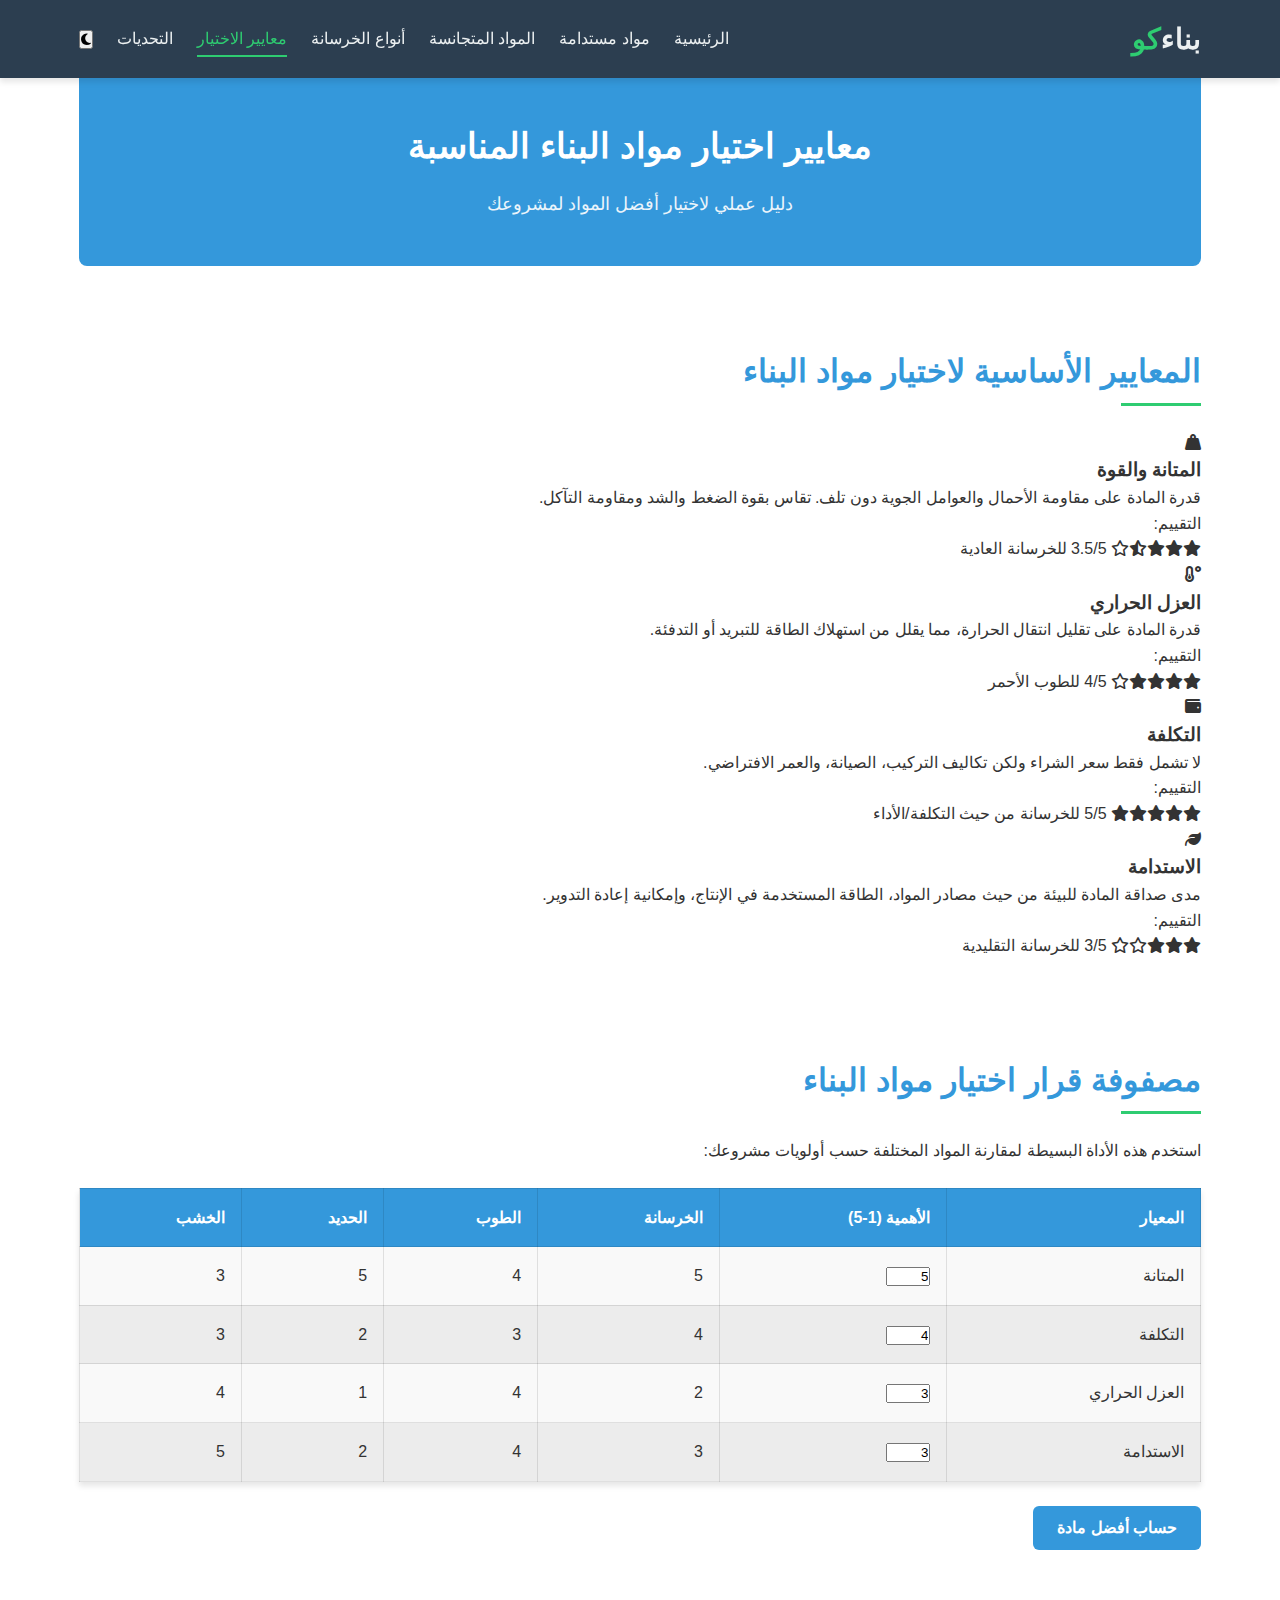
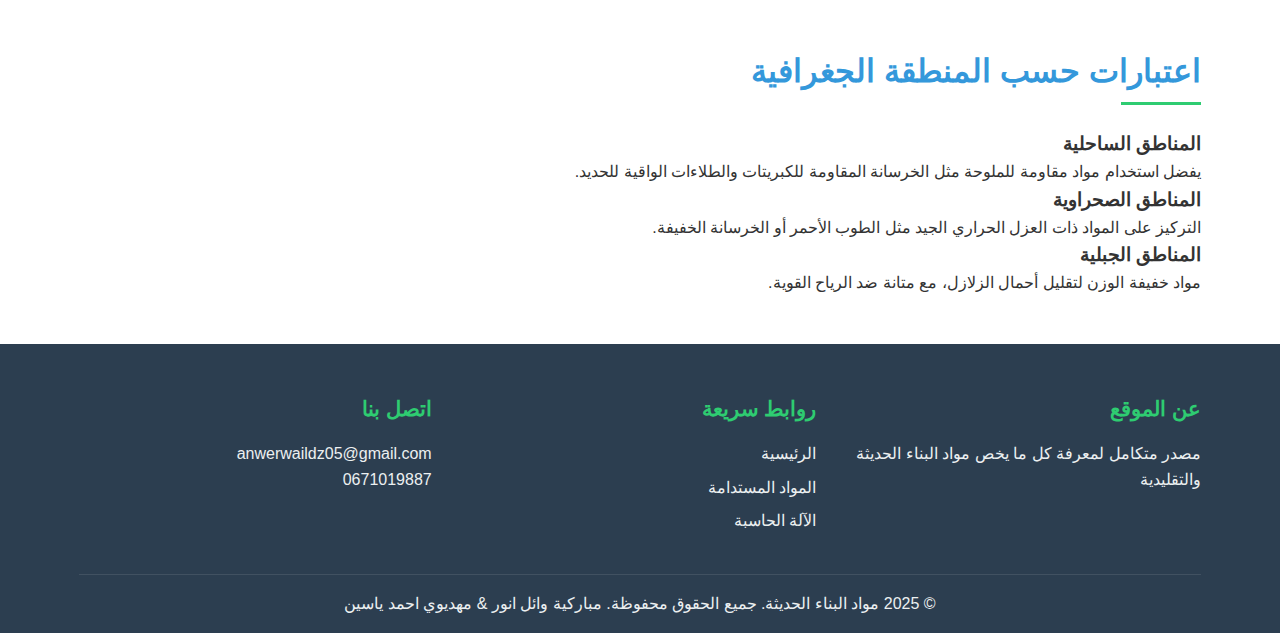
<file: pages/standards.html>
<!DOCTYPE html>
<html lang="ar" dir="rtl">
<head>
    <meta charset="UTF-8">
    <meta name="viewport" content="width=device-width, initial-scale=1.0">
    <title>معايير اختيار مواد البناء | بناءكو</title>
    <link rel="stylesheet" href="../styles.css">
    <link rel="stylesheet" href="https://cdnjs.cloudflare.com/ajax/libs/font-awesome/6.4.0/css/all.min.css">
</head>
<body>
    <!-- شريط التنقل -->
    <nav class="navbar">
        <div class="container">
            <a href="../index.html" class="logo">بناء<span>كو</span></a>
            <button class="menu-toggle" aria-label="فتح القائمة">
                <i class="fas fa-bars"></i>
            </button>
            <ul class="nav-links">
                <li><a href="../index.html">الرئيسية</a></li>
                <li><a href="sustainable.html">مواد مستدامة</a></li>
                <li><a href="materials.html">المواد المتجانسة</a></li>
                <li><a href="concrete.html">أنواع الخرسانة</a></li>
                <li><a href="standards.html" class="active">معايير الاختيار</a></li>
                <li><a href="challenges.html">التحديات</a></li>
                <li><button id="theme-toggle" aria-label="تبديل الوضع الداكن">
                    <i class="fas fa-moon"></i>
                </button></li>
            </ul>
        </div>
    </nav>

    <!-- محتوى الصفحة -->
    <main class="container">
        <section class="page-header">
            <h1>معايير اختيار مواد البناء المناسبة</h1>
            <p>دليل عملي لاختيار أفضل المواد لمشروعك</p>
        </section>

        <section class="criteria-section">
            <h2>المعايير الأساسية لاختيار مواد البناء</h2>
            
            <div class="criterion-card">
                <i class="fas fa-weight-hanging"></i>
                <h3>المتانة والقوة</h3>
                <p>قدرة المادة على مقاومة الأحمال والعوامل الجوية دون تلف. تقاس بقوة الضغط والشد ومقاومة التآكل.</p>
                <div class="rating-example">
                    <span>التقييم:</span>
                    <div class="stars">
                        <i class="fas fa-star"></i><i class="fas fa-star"></i><i class="fas fa-star"></i><i class="fas fa-star-half-alt"></i><i class="far fa-star"></i>
                        <span>3.5/5 للخرسانة العادية</span>
                    </div>
                </div>
            </div>

            <div class="criterion-card">
                <i class="fas fa-temperature-low"></i>
                <h3>العزل الحراري</h3>
                <p>قدرة المادة على تقليل انتقال الحرارة، مما يقلل من استهلاك الطاقة للتبريد أو التدفئة.</p>
                <div class="rating-example">
                    <span>التقييم:</span>
                    <div class="stars">
                        <i class="fas fa-star"></i><i class="fas fa-star"></i><i class="fas fa-star"></i><i class="fas fa-star"></i><i class="far fa-star"></i>
                        <span>4/5 للطوب الأحمر</span>
                    </div>
                </div>
            </div>

            <div class="criterion-card">
                <i class="fas fa-wallet"></i>
                <h3>التكلفة</h3>
                <p>لا تشمل فقط سعر الشراء ولكن تكاليف التركيب، الصيانة، والعمر الافتراضي.</p>
                <div class="rating-example">
                    <span>التقييم:</span>
                    <div class="stars">
                        <i class="fas fa-star"></i><i class="fas fa-star"></i><i class="fas fa-star"></i><i class="fas fa-star"></i><i class="fas fa-star"></i>
                        <span>5/5 للخرسانة من حيث التكلفة/الأداء</span>
                    </div>
                </div>
            </div>

            <div class="criterion-card">
                <i class="fas fa-leaf"></i>
                <h3>الاستدامة</h3>
                <p>مدى صداقة المادة للبيئة من حيث مصادر المواد، الطاقة المستخدمة في الإنتاج، وإمكانية إعادة التدوير.</p>
                <div class="rating-example">
                    <span>التقييم:</span>
                    <div class="stars">
                        <i class="fas fa-star"></i><i class="fas fa-star"></i><i class="fas fa-star"></i><i class="far fa-star"></i><i class="far fa-star"></i>
                        <span>3/5 للخرسانة التقليدية</span>
                    </div>
                </div>
            </div>
        </section>

        <section class="decision-matrix">
            <h2>مصفوفة قرار اختيار مواد البناء</h2>
            <p>استخدم هذه الأداة البسيطة لمقارنة المواد المختلفة حسب أولويات مشروعك:</p>
            
            <div class="matrix-container">
                <table>
                    <thead>
                        <tr>
                            <th>المعيار</th>
                            <th>الأهمية (1-5)</th>
                            <th>الخرسانة</th>
                            <th>الطوب</th>
                            <th>الحديد</th>
                            <th>الخشب</th>
                        </tr>
                    </thead>
                    <tbody>
                        <tr>
                            <td>المتانة</td>
                            <td><input type="number" min="1" max="5" value="5" class="importance-input"></td>
                            <td>5</td>
                            <td>4</td>
                            <td>5</td>
                            <td>3</td>
                        </tr>
                        <tr>
                            <td>التكلفة</td>
                            <td><input type="number" min="1" max="5" value="4" class="importance-input"></td>
                            <td>4</td>
                            <td>3</td>
                            <td>2</td>
                            <td>3</td>
                        </tr>
                        <tr>
                            <td>العزل الحراري</td>
                            <td><input type="number" min="1" max="5" value="3" class="importance-input"></td>
                            <td>2</td>
                            <td>4</td>
                            <td>1</td>
                            <td>4</td>
                        </tr>
                        <tr>
                            <td>الاستدامة</td>
                            <td><input type="number" min="1" max="5" value="3" class="importance-input"></td>
                            <td>3</td>
                            <td>4</td>
                            <td>2</td>
                            <td>5</td>
                        </tr>
                    </tbody>
                </table>
                <button id="calculate-matrix" class="btn">حساب أفضل مادة</button>
                <div id="matrix-result" class="result-box"></div>
            </div>
        </section>

        <section class="regional-considerations">
            <h2>اعتبارات حسب المنطقة الجغرافية</h2>
            <div class="region-card">
                <h3>المناطق الساحلية</h3>
                <p>يفضل استخدام مواد مقاومة للملوحة مثل الخرسانة المقاومة للكبريتات والطلاءات الواقية للحديد.</p>
            </div>
            <div class="region-card">
                <h3>المناطق الصحراوية</h3>
                <p>التركيز على المواد ذات العزل الحراري الجيد مثل الطوب الأحمر أو الخرسانة الخفيفة.</p>
            </div>
            <div class="region-card">
                <h3>المناطق الجبلية</h3>
                <p>مواد خفيفة الوزن لتقليل أحمال الزلازل، مع متانة ضد الرياح القوية.</p>
            </div>
        </section>
    </main>

    <!-- تذييل الصفحة -->
    <footer>
        <div class="container">
            <div class="footer-content">
                <div class="footer-section">
                    <h3>عن الموقع</h3>
                    <p>مصدر متكامل لمعرفة كل ما يخص مواد البناء الحديثة والتقليدية</p>
                </div>
                <div class="footer-section">
                    <h3>روابط سريعة</h3>
                    <ul>
                        <li><a href="../index.html">الرئيسية</a></li>
                        <li><a href="sustainable.html">المواد المستدامة</a></li>
                        <li><a href="../index.html#calculator">الآلة الحاسبة</a></li>
                    </ul>
                </div>
                <div class="footer-section">
                    <h3>اتصل بنا</h3>
                    <p>anwerwaildz05@gmail.com</p>
                    <p>0671019887</p>
                </div>
            </div>
            <div class="footer-bottom">
                <p>&copy; 2025   مواد البناء الحديثة. جميع الحقوق محفوظة. مباركية وائل انور & مهديوي احمد ياسين </p>
            </div>
        </div>
    </footer>

    <script src="../script.js"></script>
</body>
</html>
</file>
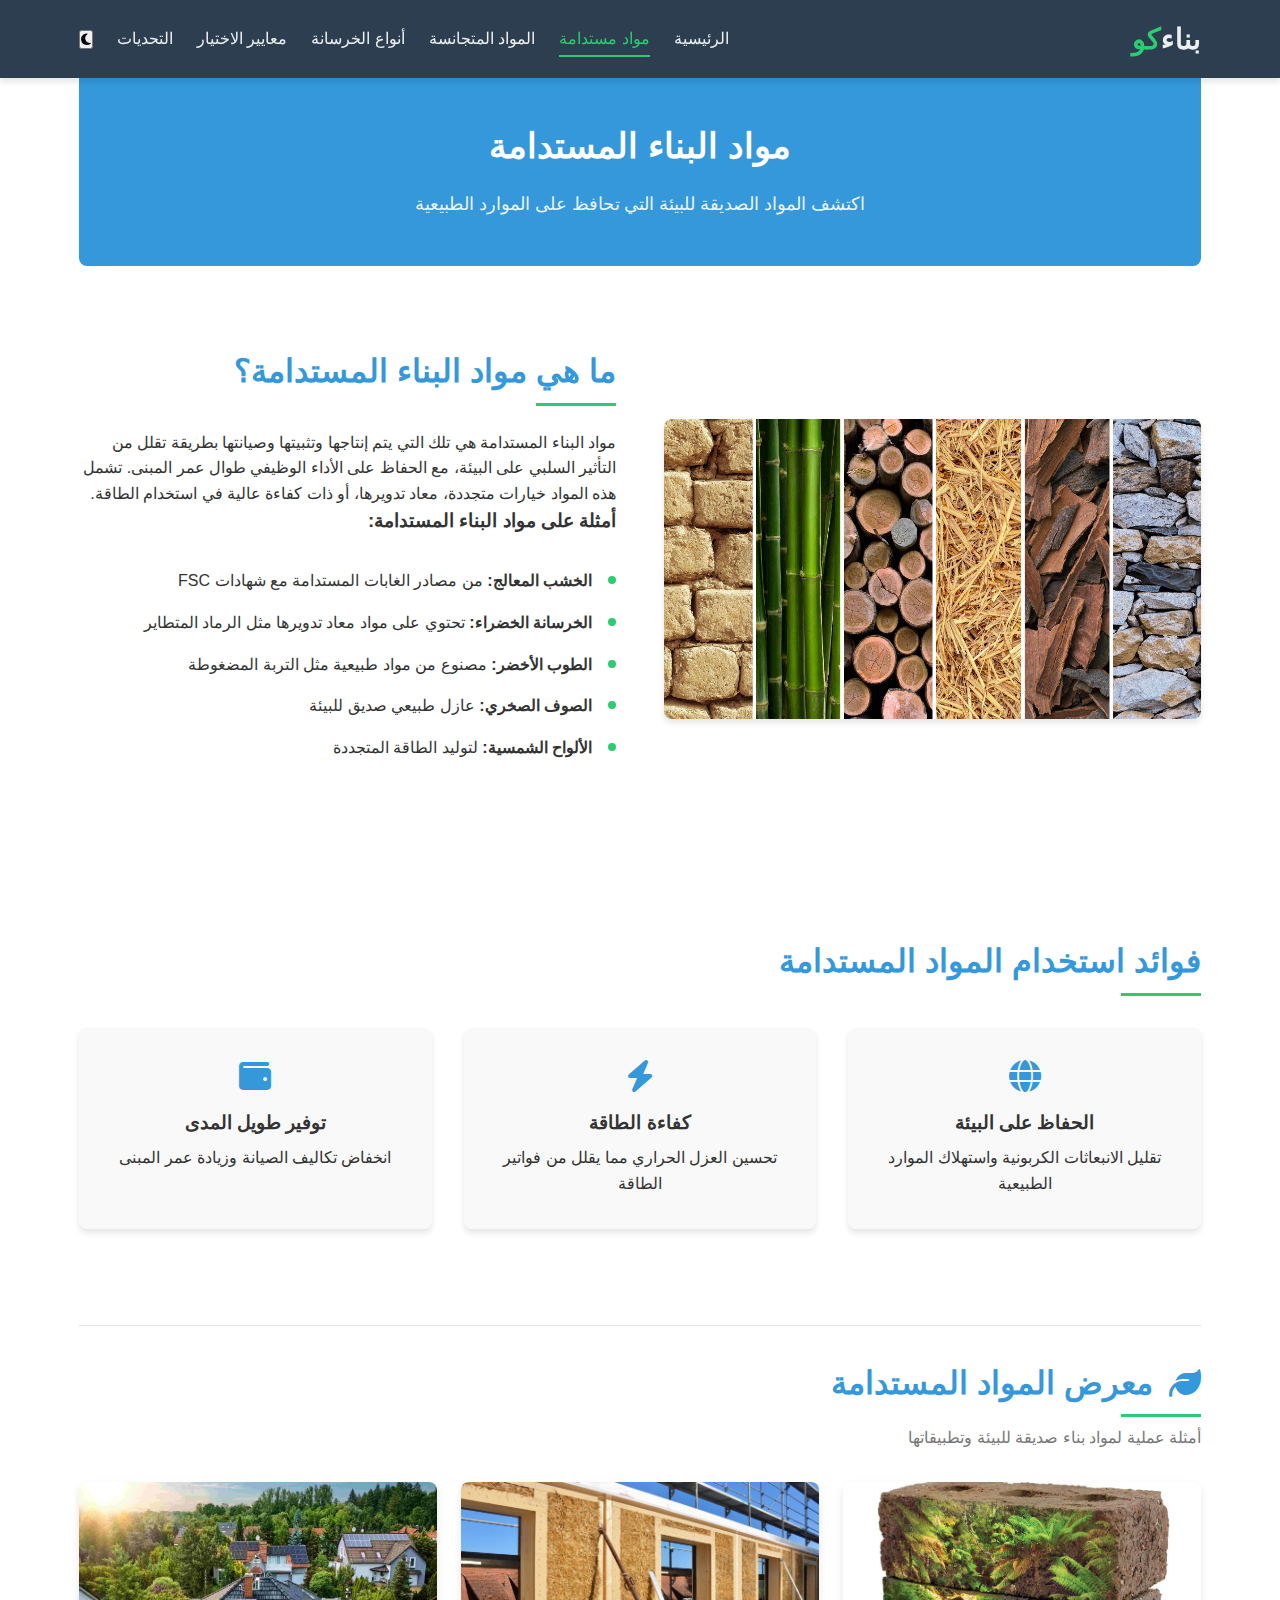
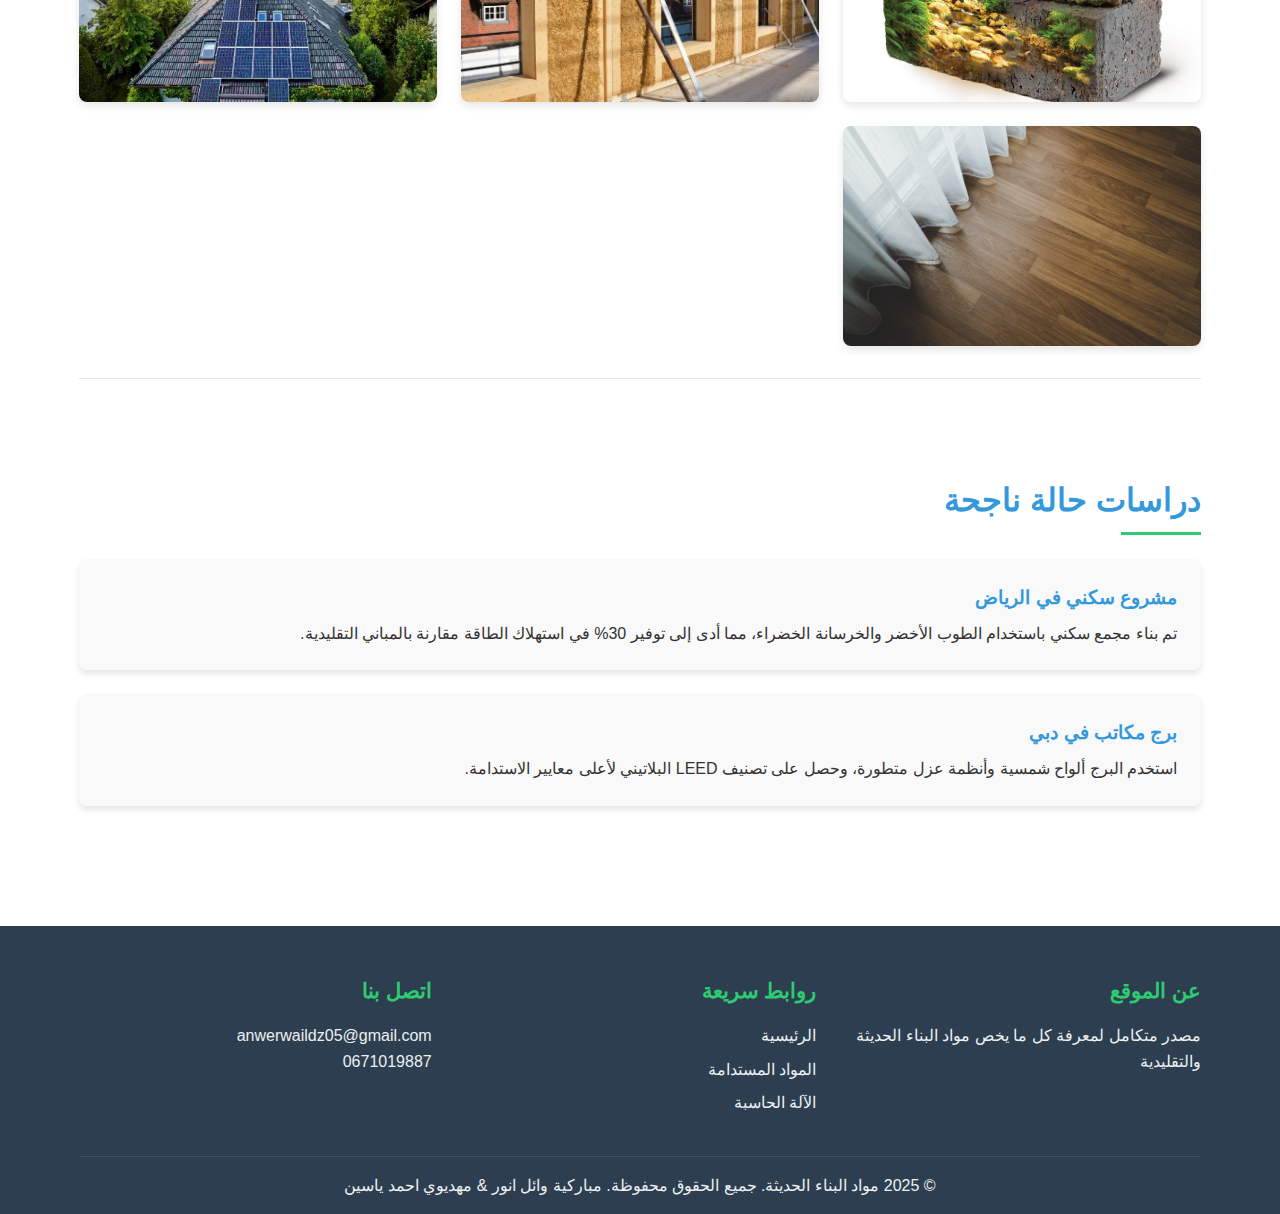
<file: pages/sustainable.html>
<!DOCTYPE html>
<html lang="ar" dir="rtl">
<head>
    <meta charset="UTF-8">
    <meta name="viewport" content="width=device-width, initial-scale=1.0">
    <title>مواد البناء المستدامة | بناءكو</title>
    <link rel="stylesheet" href="../styles.css">
    <link rel="stylesheet" href="https://cdnjs.cloudflare.com/ajax/libs/font-awesome/6.4.0/css/all.min.css">
</head>
<body>
    <!-- شريط التنقل -->
    <nav class="navbar">
        <div class="container">
            <a href="../index.html" class="logo">بناء<span>كو</span></a>
            <button class="menu-toggle" aria-label="فتح القائمة">
                <i class="fas fa-bars"></i>
            </button>
            <ul class="nav-links">
                <li><a href="../index.html">الرئيسية</a></li>
                <li><a href="sustainable.html" class="active">مواد مستدامة</a></li>
                <li><a href="materials.html">المواد المتجانسة</a></li>
                <li><a href="concrete.html">أنواع الخرسانة</a></li>
                <li><a href="standards.html">معايير الاختيار</a></li>
                <li><a href="challenges.html">التحديات</a></li>
                <li><button id="theme-toggle" aria-label="تبديل الوضع الداكن">
                    <i class="fas fa-moon"></i>
                </button></li>
            </ul>
        </div>
    </nav>

    <!-- محتوى الصفحة -->
    <main class="container">
        <section class="page-header">
            <h1>مواد البناء المستدامة</h1>
            <p>اكتشف المواد الصديقة للبيئة التي تحافظ على الموارد الطبيعية</p>
        </section>

        <section class="content-section">
            <div class="content-image">
                <!-- صورة توضيحية للمواد المستدامة -->
                <img src="../images/sustainable-materials.jpg" alt="مواد بناء مستدامة" class="placeholder-img">
            </div>
            <div class="content-text">
                <h2>ما هي مواد البناء المستدامة؟</h2>
                <p>مواد البناء المستدامة هي تلك التي يتم إنتاجها وتثبيتها وصيانتها بطريقة تقلل من التأثير السلبي على البيئة، مع الحفاظ على الأداء الوظيفي طوال عمر المبنى. تشمل هذه المواد خيارات متجددة، معاد تدويرها، أو ذات كفاءة عالية في استخدام الطاقة.</p>
                
                <h3>أمثلة على مواد البناء المستدامة:</h3>
                <ul class="styled-list">
                    <li><strong>الخشب المعالج:</strong> من مصادر الغابات المستدامة مع شهادات FSC</li>
                    <li><strong>الخرسانة الخضراء:</strong> تحتوي على مواد معاد تدويرها مثل الرماد المتطاير</li>
                    <li><strong>الطوب الأخضر:</strong> مصنوع من مواد طبيعية مثل التربة المضغوطة</li>
                    <li><strong>الصوف الصخري:</strong> عازل طبيعي صديق للبيئة</li>
                    <li><strong>الألواح الشمسية:</strong> لتوليد الطاقة المتجددة</li>
                </ul>
            </div>
        </section>

        <section class="benefits-section">
            <h2>فوائد استخدام المواد المستدامة</h2>
            <div class="benefits-grid">
                <div class="benefit-card">
                    <i class="fas fa-globe"></i>
                    <h3>الحفاظ على البيئة</h3>
                    <p>تقليل الانبعاثات الكربونية واستهلاك الموارد الطبيعية</p>
                </div>
                <div class="benefit-card">
                    <i class="fas fa-bolt"></i>
                    <h3>كفاءة الطاقة</h3>
                    <p>تحسين العزل الحراري مما يقلل من فواتير الطاقة</p>
                </div>
                <div class="benefit-card">
                    <i class="fas fa-wallet"></i>
                    <h3>توفير طويل المدى</h3>
                    <p>انخفاض تكاليف الصيانة وزيادة عمر المبنى</p>
                </div>
            </div>
        </section>
                <!-- بعد قسم فوائد استخدام المواد المستدامة -->
        <section class="gallery-section">
            <h2><i class="fas fa-leaf"></i> معرض المواد المستدامة</h2>
            <p>أمثلة عملية لمواد بناء صديقة للبيئة وتطبيقاتها</p>
            
            <div class="gallery-grid">
                <!-- صورة 1 -->
                <div class="gallery-item">
                    <img src="../images/sustainable1.jpg" alt="بناء بالطوب الأخضر (Green Brick Construction)">
                    <div class="gallery-caption">
                        <h4>الطوب الأخضر</h4>
                        <p>طوب مصنوع من مواد معاد تدويرها بنسبة 30% أقل من الطاقة المستهلكة</p>
                    </div>
                </div>
                
                <!-- صورة 2 -->
                <div class="gallery-item">
                    <img src="../images/sustainable2.jpeg" alt="عزل بالقش (Straw Insulation)">
                    <div class="gallery-caption">
                        <h4>عزل طبيعي</h4>
                        <p>استخدام القش المعالج كمواد عازلة حرارية وصوتية</p>
                    </div>
                </div>
                
                <!-- صورة 3 -->
                <div class="gallery-item">
                    <img src="../images/sustainable3.jpg" alt="ألواح شمسية (Solar Panels)">
                    <div class="gallery-caption">
                        <h4>الطاقة المتجددة</h4>
                        <p>دمج الألواح الشمسية في تصميم المبنى</p>
                    </div>
                </div>
                
                <!-- صورة 4 -->
                <div class="gallery-item">
                    <img src="../images/sustainable4.jpg" alt="أرضيات مستدامة (Sustainable Flooring)">
                    <div class="gallery-caption">
                        <h4>أرضيات صديقة للبيئة</h4>
                        <p>أرضيات من الخشب المعاد تدويره أو المواد الطبيعية</p>
                    </div>
                </div>
            </div>
        </section>
        <section class="case-studies">
            <h2>دراسات حالة ناجحة</h2>
            <div class="case-study">
                <h3>مشروع سكني في الرياض</h3>
                <p>تم بناء مجمع سكني باستخدام الطوب الأخضر والخرسانة الخضراء، مما أدى إلى توفير 30% في استهلاك الطاقة مقارنة بالمباني التقليدية.</p>
            </div>
            <div class="case-study">
                <h3>برج مكاتب في دبي</h3>
                <p>استخدم البرج ألواح شمسية وأنظمة عزل متطورة، وحصل على تصنيف LEED البلاتيني لأعلى معايير الاستدامة.</p>
            </div>
        </section>
    </main>

    <!-- تذييل الصفحة -->
    <footer>
        <div class="container">
            <div class="footer-content">
                <div class="footer-section">
                    <h3>عن الموقع</h3>
                    <p>مصدر متكامل لمعرفة كل ما يخص مواد البناء الحديثة والتقليدية</p>
                </div>
                <div class="footer-section">
                    <h3>روابط سريعة</h3>
                    <ul>
                        <li><a href="../index.html">الرئيسية</a></li>
                        <li><a href="sustainable.html">المواد المستدامة</a></li>
                        <li><a href="../index.html#calculator">الآلة الحاسبة</a></li>
                    </ul>
                </div>
                <div class="footer-section">
                    <h3>اتصل بنا</h3>
                    <p>anwerwaildz05@gmail.com</p>
                    <p>0671019887</p>
                </div>
            </div>
            <div class="footer-bottom">
                <p>&copy; 2025   مواد البناء الحديثة. جميع الحقوق محفوظة. مباركية وائل انور & مهديوي احمد ياسين </p>
            </div>
        </div>
    </footer>

    <script src="../script.js"></script>
</body>
</html>
</file>
<file: styles.css>
/* المتغيرات العامة */
:root {
    --primary-color: #3498db;
    --secondary-color: #2ecc71;
    --dark-color: #2c3e50;
    --light-color: #ecf0f1;
    --text-color: #333;
    --text-light: #777;
    --bg-color: #fff;
    --card-bg: #f9f9f9;
    --shadow: 0 4px 6px rgba(0, 0, 0, 0.1);
    --transition: all 0.3s ease;
}

/* الوضع الداكن */
[data-theme="dark"] {
    --primary-color: #2980b9;
    --secondary-color: #27ae60;
    --dark-color: #ecf0f1;
    --light-color: #2c3e50;
    --text-color: #f5f5f5;
    --text-light: #bdc3c7;
    --bg-color: #34495e;
    --card-bg: #2c3e50;
    --shadow: 0 4px 6px rgba(0, 0, 0, 0.3);
}

/* إعادة الضبط الأساسية */
* {
    margin: 0;
    padding: 0;
    box-sizing: border-box;
}

body {
    font-family: 'Segoe UI', Tahoma, Geneva, Verdana, sans-serif;
    line-height: 1.6;
    color: var(--text-color);
    background-color: var(--bg-color);
    transition: var(--transition);
    direction: rtl;
    padding-top: 70px; /* Adjust based on navbar height */
}

.container {
    width: 90%;
    max-width: 1200px;
    margin: 0 auto;
    padding: 0 15px;
}

/* شريط التنقل */
.navbar {
    background-color: var(--dark-color);
    color: var(--light-color);
    padding: 1rem 0;
    position: fixed;
    top: 0;
    width: 100%;
    z-index: 1000;
    box-shadow: var(--shadow);
    transition: transform 0.3s ease-in-out;
}

.navbar.hidden {
    transform: translateY(-100%);
}

.navbar:hover {
    transform: translateY(0);
}

.navbar .container {
    display: flex;
    justify-content: space-between;
    align-items: center;
}

.logo {
    color: var(--light-color);
    text-decoration: none;
    font-size: 1.8rem;
    font-weight: bold;
}

.logo span {
    color: var(--secondary-color);
}

.nav-links {
    display: flex;
    list-style: none;
}

.nav-links li {
    margin-right: 1.5rem;
}

.nav-links a {
    color: var(--light-color);
    text-decoration: none;
    font-weight: 500;
    transition: var(--transition);
    padding: 0.5rem 0;
}

.nav-links a:hover,
.nav-links a.active {
    color: var(--secondary-color);
    border-bottom: 2px solid var(--secondary-color);
}

.menu-toggle {
    background: none;
    border: none;
    color: var(--light-color);
    font-size: 1.5rem;
    cursor: pointer;
    display: none;
}

/* القسم الرئيسي */
.hero {
    text-align: center;
    padding: 5rem 0;
    background: linear-gradient(rgba(0, 0, 0, 0.7), rgba(0, 0, 0, 0.7)), url('images/construction.jpg') no-repeat center center/cover;
    color: white;
    border-radius: 10px;
    margin: 2rem 0;
}

.hero h1 {
    font-size: 2.5rem;
    margin-bottom: 1rem;
}

.hero p {
    font-size: 1.2rem;
    margin-bottom: 2rem;
}

/* الأقسام */
section {
    padding: 3rem 0;
}

h2 {
    font-size: 2rem;
    margin-bottom: 1.5rem;
    color: var(--primary-color);
    position: relative;
    padding-bottom: 0.5rem;
}

h2::after {
    content: '';
    position: absolute;
    bottom: 0;
    right: 0;
    width: 80px;
    height: 3px;
    background-color: var(--secondary-color);
}

/* بطاقات الميزات */
.features-grid {
    display: grid;
    grid-template-columns: repeat(auto-fit, minmax(250px, 1fr));
    gap: 2rem;
    margin-top: 2rem;
}

.feature-card {
    background-color: var(--card-bg);
    padding: 2rem;
    border-radius: 8px;
    text-align: center;
    box-shadow: var(--shadow);
    transition: var(--transition);
}

.feature-card:hover {
    transform: translateY(-5px);
    box-shadow: 0 10px 20px rgba(0, 0, 0, 0.1);
}

.feature-card i {
    font-size: 2.5rem;
    color: var(--primary-color);
    margin-bottom: 1rem;
}

.feature-card h3 {
    font-size: 1.3rem;
    margin-bottom: 0.5rem;
}

/* الأزرار */
.btn {
    display: inline-block;
    background-color: var(--primary-color);
    color: white;
    padding: 0.8rem 1.5rem;
    border: none;
    border-radius: 5px;
    text-decoration: none;
    font-weight: bold;
    cursor: pointer;
    transition: var(--transition);
}

.btn:hover {
    background-color: var(--secondary-color);
    transform: translateY(-2px);
}

/* تذييل الصفحة */
footer {
    background-color: var(--dark-color);
    color: var(--light-color);
    padding: 3rem 0 0;
}

.footer-content {
    display: grid;
    grid-template-columns: repeat(auto-fit, minmax(250px, 1fr));
    gap: 2rem;
    margin-bottom: 2rem;
}

.footer-section h3 {
    font-size: 1.3rem;
    margin-bottom: 1rem;
    color: var(--secondary-color);
}

.footer-section ul {
    list-style: none;
}

.footer-section ul li {
    margin-bottom: 0.5rem;
}

.footer-section ul li a {
    color: var(--light-color);
    text-decoration: none;
    transition: var(--transition);
}

.footer-section ul li a:hover {
    color: var(--secondary-color);
}

.footer-bottom {
    text-align: center;
    padding: 1rem 0;
    border-top: 1px solid rgba(255, 255, 255, 0.1);
}

/* التجاوبية */
@media (max-width: 768px) {
    .menu-toggle {
        display: block;
    }

    .nav-links {
        position: fixed;
        top: 70px;
        right: -100%;
        width: 80%;
        height: calc(100vh - 70px);
        background-color: var(--dark-color);
        flex-direction: column;
        align-items: center;
        padding: 2rem 0;
        transition: var(--transition);
    }

    .nav-links.active {
        right: 0;
    }

    .nav-links li {
        margin: 1rem 0;
    }

    .hero h1 {
        font-size: 2rem;
    }
}

/* إضافات للصفحات الفرعية */

/* تنسيق رأس الصفحة الداخلية */
.page-header {
    text-align: center;
    padding: 3rem 0;
    margin-bottom: 2rem;
    background-color: var(--primary-color);
    color: white;
    border-radius: 8px;
}

.page-header h1 {
    font-size: 2.2rem;
    margin-bottom: 1rem;
}

.page-header p {
    font-size: 1.1rem;
    opacity: 0.9;
}

/* تنسيق قسم المحتوى */
.content-section {
    display: flex;
    align-items: center;
    gap: 3rem;
    margin-bottom: 3rem;
}

.content-section.reverse {
    flex-direction: row-reverse;
}

.content-image {
    flex: 1;
}

.content-text {
    flex: 1;
}

.placeholder-img {
    width: 100%;
    height: auto;
    border-radius: 8px;
    box-shadow: var(--shadow);
    background-color: #ddd;
    min-height: 300px;
    display: flex;
    align-items: center;
    justify-content: center;
    color: var(--text-light);
}

/* القوائم المنسقة */
.styled-list {
    list-style-type: none;
    margin: 1.5rem 0;
}

.styled-list li {
    padding: 0.5rem 0;
    position: relative;
    padding-right: 1.5rem;
}

.styled-list li::before {
    content: '';
    position: absolute;
    right: 0;
    top: 1rem;
    width: 8px;
    height: 8px;
    background-color: var(--secondary-color);
    border-radius: 50%;
}

/* بطاقات الميزات */
.benefits-grid {
    display: grid;
    grid-template-columns: repeat(auto-fit, minmax(250px, 1fr));
    gap: 2rem;
    margin-top: 2rem;
}

.benefit-card {
    background-color: var(--card-bg);
    padding: 2rem;
    border-radius: 8px;
    text-align: center;
    box-shadow: var(--shadow);
    transition: var(--transition);
}

.benefit-card:hover {
    transform: translateY(-5px);
}

.benefit-card i {
    font-size: 2rem;
    color: var(--primary-color);
    margin-bottom: 1rem;
}

.benefit-card h3 {
    margin-bottom: 0.5rem;
}

/* دراسات الحالة */
.case-studies {
    margin: 3rem 0;
}

.case-study {
    background-color: var(--card-bg);
    padding: 1.5rem;
    border-radius: 8px;
    margin-bottom: 1.5rem;
    box-shadow: var(--shadow);
}

.case-study h3 {
    color: var(--primary-color);
    margin-bottom: 0.5rem;
}

/* الجداول */
table {
    width: 100%;
    border-collapse: collapse;
    margin: 1.5rem 0;
    background-color: var(--card-bg);
    box-shadow: var(--shadow);
}

th, td {
    padding: 1rem;
    text-align: right;
    border: 1px solid rgba(0, 0, 0, 0.1);
}

th {
    background-color: var(--primary-color);
    color: white;
}

tr:nth-child(even) {
    background-color: rgba(0, 0, 0, 0.05);
}

/* بطاقات التحديات */
.challenges-list {
    margin: 3rem 0;
}

.challenge-card {
    display: flex;
    gap: 2rem;
    margin-bottom: 2rem;
    background-color: var(--card-bg);
    padding: 1.5rem;
    border-radius: 8px;
    box-shadow: var(--shadow);
}

.challenge-icon {
    font-size: 2rem;
    color: var(--primary-color);
}

.challenge-content h3 {
    margin-bottom: 0.5rem;
    color: var(--primary-color);
}

.solution {
    margin-top: 1rem;
    padding: 1rem;
    background-color: rgba(46, 204, 113, 0.1);
    border-radius: 5px;
    border-right: 3px solid var(--secondary-color);
}

.solution h4 {
    color: var(--secondary-color);
    margin-bottom: 0.5rem;
}

/* التبويبات */
.tab-buttons {
    display: flex;
    margin-bottom: 1rem;
    gap: 0.5rem;
}

.tab-btn {
    padding: 0.8rem 1.5rem;
    background-color: var(--card-bg);
    border: none;
    border-radius: 5px 5px 0 0;
    cursor: pointer;
    transition: var(--transition);
}

.tab-btn.active {
    background-color: var(--primary-color);
    color: white;
}

.tab-content {
    display: none;
    padding: 1.5rem;
    background-color: var(--card-bg);
    border-radius: 0 5px 5px 5px;
    box-shadow: var(--shadow);
}

.tab-content.active {
    display: block;
}

/* نصائح الوقاية */
.prevention-tips {
    display: grid;
    grid-template-columns: repeat(auto-fit, minmax(250px, 1fr));
    gap: 2rem;
    margin-top: 2rem;
}

.tip-card {
    text-align: center;
    padding: 1.5rem;
    background-color: var(--card-bg);
    border-radius: 8px;
    box-shadow: var(--shadow);
}

.tip-card i {
    font-size: 2rem;
    color: var(--primary-color);
    margin-bottom: 1rem;
}

/* التجاوبية للصفحات الفرعية */
@media (max-width: 768px) {
    .content-section {
        flex-direction: column;
    }
    
    .challenge-card {
        flex-direction: column;
    }
    
    .tab-buttons {
        flex-direction: column;
    }
    
    .tab-btn {
        border-radius: 5px;
    }
    
    .tab-content {
        border-radius: 5px;
    }
}

/* أنماط الآلة الحاسبة */
/* أنماط الآلة الحاسبة */
.calculator-section {
    background-color: #f9f9f9;
    padding: 60px 0;
    direction: rtl;
}

.calculator-section .subtitle {
    color: #666;
    text-align: center;
    margin-bottom: 30px;
}

.calculator-wrapper {
    background: white;
    border-radius: 10px;
    box-shadow: 0 5px 15px rgba(0,0,0,0.1);
    padding: 30px;
    max-width: 800px;
    margin: 0 auto;
}

.calculator-step {
    display: none;
}

.calculator-step.active {
    display: block;
}

.calculator-step h3 {
    color: #2c3e50;
    margin-bottom: 25px;
    display: flex;
    align-items: center;
    gap: 10px;
}

.calculator-step h3 i {
    color: #3498db;
}

.form-group {
    margin-bottom: 20px;
}

.form-group label {
    display: block;
    margin-bottom: 8px;
    font-weight: 600;
    color: #444;
}

.form-control {
    width: 100%;
    padding: 12px 15px;
    border: 1px solid #ddd;
    border-radius: 6px;
    font-size: 16px;
    transition: all 0.3s;
}

.form-control:focus {
    border-color: #3498db;
    box-shadow: 0 0 0 3px rgba(52, 152, 219, 0.2);
}

.form-row {
    display: flex;
    gap: 20px;
}

.form-row .form-group {
    flex: 1;
}

/* أنواع البناء */
.construction-types {
    display: grid;
    grid-template-columns: repeat(auto-fit, minmax(200px, 1fr));
    gap: 15px;
    margin: 25px 0;
}

.type-card {
    position: relative;
}

.type-card input[type="radio"] {
    position: absolute;
    opacity: 0;
}

.type-card label {
    display: block;
    border: 2px solid #eee;
    border-radius: 8px;
    padding: 15px;
    cursor: pointer;
    transition: all 0.3s;
    height: 100%;
}

.type-card input[type="radio"]:checked + label {
    border-color: #3498db;
    background-color: #f0f8ff;
}

.type-card img {
    width: 100%;
    height: 120px;
    object-fit: cover;
    border-radius: 5px;
    margin-bottom: 10px;
}

.type-card h4 {
    margin: 10px 0 5px;
    color: #2c3e50;
}

.type-card p {
    color: #666;
    font-size: 14px;
}

.check-icon {
    position: absolute;
    top: 10px;
    left: 10px;
    background: #3498db;
    color: white;
    width: 25px;
    height: 25px;
    border-radius: 50%;
    display: flex;
    align-items: center;
    justify-content: center;
    opacity: 0;
    transition: all 0.3s;
}

.type-card input[type="radio"]:checked + label .check-icon {
    opacity: 1;
}

/* النتائج */
.results-summary {
    display: flex;
    justify-content: space-between;
    background: #f8f9fa;
    padding: 20px;
    border-radius: 8px;
    margin-bottom: 25px;
}

.project-info h4, .total-cost h4 {
    color: #444;
    margin-bottom: 10px;
}

.total-cost {
    text-align: left;
}

.total-cost p {
    font-size: 28px;
    font-weight: bold;
    color: #2c3e50;
    margin: 0;
}

.materials-results {
    display: grid;
    grid-template-columns: repeat(auto-fit, minmax(200px, 1fr));
    gap: 15px;
    margin-bottom: 25px;
}

.result-item {
    display: flex;
    align-items: center;
    gap: 15px;
    background: #f8f9fa;
    padding: 15px;
    border-radius: 8px;
}

.result-item img {
    width: 50px;
    height: 50px;
    border-radius: 50%;
    object-fit: cover;
}

.result-details h5 {
    margin: 0 0 5px;
    color: #444;
}

.result-details p {
    font-size: 18px;
    font-weight: bold;
    color: #2c3e50;
    margin: 0;
}

.result-details span {
    font-size: 13px;
    color: #666;
}

/* الأزرار */
.step-buttons {
    display: flex;
    justify-content: space-between;
    margin-top: 30px;
}

.btn {
    padding: 12px 25px;
    border: none;
    border-radius: 6px;
    font-size: 16px;
    font-weight: 600;
    cursor: pointer;
    transition: all 0.3s;
    display: inline-flex;
    align-items: center;
    gap: 8px;
}

.next-btn {
    background: #3498db;
    color: white;
}

.prev-btn {
    background: #f8f9fa;
    color: #444;
}

.reset-btn {
    background: #2ecc71;
    color: white;
}

.btn:hover {
    transform: translateY(-2px);
    box-shadow: 0 3px 10px rgba(0,0,0,0.1);
}

.disclaimer {
    margin-top: 30px;
    padding: 15px;
    background: #fff8e1;
    border-radius: 6px;
    font-size: 14px;
    color: #666;
}

.disclaimer i {
    color: #ff9800;
    margin-left: 5px;
}

/* التجاوبية */
@media (max-width: 768px) {
    .form-row {
        flex-direction: column;
        gap: 0;
    }
    
    .construction-types {
        grid-template-columns: 1fr;
    }
    
    .results-summary {
        flex-direction: column;
        gap: 20px;
    }
    
    .total-cost {
        text-align: right;
    }
}

/* معرض الصور في الصفحات الفرعية */
.gallery-section {
    margin: 3rem 0;
}

.gallery-grid {
    display: grid;
    grid-template-columns: repeat(auto-fill, minmax(250px, 1fr));
    gap: 1.5rem;
    margin-top: 1.5rem;
}

.gallery-item {
    position: relative;
    border-radius: 8px;
    overflow: hidden;
    box-shadow: var(--shadow);
}

.gallery-item img {
    width: 100%;
    height: 200px;
    object-fit: cover;
    transition: var(--transition);
}

.gallery-item:hover img {
    transform: scale(1.05);
}

.gallery-caption {
    position: absolute;
    bottom: 0;
    left: 0;
    right: 0;
    background: rgba(0, 0, 0, 0.7);
    color: white;
    padding: 1rem;
    transform: translateY(100%);
    transition: var(--transition);
}

.gallery-item:hover .gallery-caption {
    transform: translateY(0);
}

/* التجاوبية للآلة الحاسبة */
@media (max-width: 768px) {
    .calculator-intro {
        flex-direction: column;
    }
    
    .construction-types {
        grid-template-columns: 1fr;
    }
    
    .calculator-steps {
        flex-direction: column;
        align-items: flex-start;
        gap: 1rem;
    }
    
    .calculator-steps::before {
        display: none;
    }
    
    .step {
        flex-direction: row;
        gap: 1rem;
        align-items: center;
    }
    
    .step span {
        margin-bottom: 0;
    }
}

/* الوضع الداكن للآلة الحاسبة */
[data-theme="dark"] .calculator-section {
    background-color: #1a1a1a;
}

[data-theme="dark"] .calculator-wrapper {
    background: #2d2d2d;
    box-shadow: 0 5px 15px rgba(0, 0, 0, 0.3);
}

[data-theme="dark"] .calculator-step h3 {
    color: #f0f0f0;
}

[data-theme="dark"] .calculator-step h3 i {
    color: #4d9feb;
}

[data-theme="dark"] .form-group label {
    color: #d0d0d0;
}

[data-theme="dark"] .form-control {
    background-color: #3d3d3d;
    border-color: #444;
    color: #f0f0f0;
}

[data-theme="dark"] .form-control:focus {
    border-color: #4d9feb;
    box-shadow: 0 0 0 3px rgba(77, 159, 235, 0.2);
}

[data-theme="dark"] .type-card label {
    background-color: #3d3d3d;
    border-color: #444;
}

[data-theme="dark"] .type-card input[type="radio"]:checked + label {
    border-color: #4d9feb;
    background-color: rgba(77, 159, 235, 0.1);
}

[data-theme="dark"] .type-card h4 {
    color: #f0f0f0;
}

[data-theme="dark"] .type-card p {
    color: #aaa;
}

[data-theme="dark"] .check-icon {
    background: #4d9feb;
}

[data-theme="dark"] .results-summary,
[data-theme="dark"] .result-item,
[data-theme="dark"] .disclaimer {
    background-color: #3d3d3d;
}

[data-theme="dark"] .project-info h4,
[data-theme="dark"] .total-cost h4,
[data-theme="dark"] .result-details h5 {
    color: #e0e0e0;
}

[data-theme="dark"] .result-details p,
[data-theme="dark"] .total-cost p {
    color: #ffffff;
}

[data-theme="dark"] .result-details span {
    color: #aaa;
}

[data-theme="dark"] .prev-btn {
    background-color: #3d3d3d;
    color: #d0d0d0;
}

[data-theme="dark"] .disclaimer {
    background-color: #3a3a2a;
    color: #ddd;
}

[data-theme="dark"] .disclaimer i {
    color: #ffc107;
}

/* تعديل الألوان الأساسية لتناسب الوضع الداكن */
.calculator-section {
    background-color: #2c3e50;
}

.calculator-wrapper {
    background: #34495e;
    box-shadow: 0 5px 15px rgba(0, 0, 0, 0.4);
}

.next-btn {
    background: #2980b9;
}

.reset-btn {
    background: #27ae60;
}

.total-cost p {
    color: #ecf0f1;
}

.result-item {
    background: #3d566e;
}

/* إضافة انتقالات سلسة */
.calculator-wrapper,
.calculator-step,
.form-control,
.type-card label,
.result-item,
.btn {
    transition: all 0.3s ease-in-out;
}

/* تحسين النصوص للوضوح في الوضع الداكن */
[data-theme="dark"] .calculator-section .subtitle {
    color: #bbb;
}

[data-theme="dark"] .form-control::placeholder {
    color: #999;
}

[data-theme="dark"] .total-cost span {
    color: #ccc;
}

/* تحسين مظهر الأزرار في الوضع الداكن */
[data-theme="dark"] .next-btn {
    background: #3498db;
}

[data-theme="dark"] .next-btn:hover {
    background: #2980b9;
}

[data-theme="dark"] .reset-btn {
    background: #2ecc71;
}

[data-theme="dark"] .reset-btn:hover {
    background: #27ae60;
}

[data-theme="dark"] .btn:hover {
    transform: translateY(-3px);
    box-shadow: 0 4px 8px rgba(0, 0, 0, 0.2);
}

/* تحسينات إضافية */
[data-theme="dark"] .type-card img {
    filter: brightness(0.8);
}

[data-theme="dark"] .result-item img {
    filter: brightness(0.9);
}

[data-theme="dark"] .step-buttons {
    border-top: 1px solid #444;
    padding-top: 20px;
}

/* تعديل الصور للوضع الداكن */
[data-theme="dark"] .type-card label {
    position: relative;
    overflow: hidden;
}

[data-theme="dark"] .type-card label::after {
    content: '';
    position: absolute;
    top: 0;
    left: 0;
    right: 0;
    bottom: 0;
    background: rgba(0, 0, 0, 0.2);
    z-index: 1;
}

[data-theme="dark"] .type-card input[type="radio"]:checked + label::after {
    background: rgba(52, 152, 219, 0.1);
}

/* أنماط الآلة الحاسبة المحسنة */
.calculator-section {
    background: linear-gradient(135deg, #2c3e50 0%, #34495e 100%);
    padding: 3rem 0;
    color: #ecf0f1;
}

.calculator-section .subtitle {
    color: #bdc3c7;
    text-align: center;
    margin-bottom: 2rem;
    font-size: 1.1rem;
}

.calculator-wrapper {
    background: #34495e;
    border-radius: 12px;
    box-shadow: 0 10px 30px rgba(0, 0, 0, 0.3);
    padding: 2rem;
    max-width: 900px;
    margin: 0 auto;
    border: 1px solid #3d566e;
}

.step-header {
    display: flex;
    align-items: center;
    gap: 1rem;
    margin-bottom: 1.5rem;
    padding-bottom: 1rem;
    border-bottom: 1px solid #3d566e;
}

.step-number {
    background: #3498db;
    color: white;
    width: 30px;
    height: 30px;
    border-radius: 50%;
    display: flex;
    align-items: center;
    justify-content: center;
    font-weight: bold;
}

.form-grid {
    display: grid;
    grid-template-columns: repeat(auto-fit, minmax(250px, 1fr));
    gap: 1.5rem;
    margin-bottom: 2rem;
}

.form-group label {
    display: flex;
    align-items: center;
    gap: 0.5rem;
    margin-bottom: 0.5rem;
    font-weight: 600;
    color: #ecf0f1;
}

.form-control {
    width: 100%;
    padding: 0.8rem 1rem;
    background: #3d566e;
    border: 1px solid #4a6b8a;
    border-radius: 6px;
    color: #ecf0f1;
    font-size: 1rem;
    transition: all 0.3s;
}

.form-control:focus {
    border-color: #3498db;
    box-shadow: 0 0 0 3px rgba(52, 152, 219, 0.2);
    outline: none;
}

.help-text {
    font-size: 0.8rem;
    color: #bdc3c7;
    margin-top: 0.3rem;
}

/* أنواع البناء المحسنة */
.construction-types {
    display: grid;
    grid-template-columns: repeat(auto-fit, minmax(300px, 1fr));
    gap: 1.5rem;
    margin: 1.5rem 0;
}

.type-card {
    position: relative;
}

.type-card input[type="radio"] {
    position: absolute;
    opacity: 0;
}

.type-card label {
    display: block;
    background: #3d566e;
    border: 2px solid #4a6b8a;
    border-radius: 8px;
    padding: 1.5rem;
    cursor: pointer;
    transition: all 0.3s;
    height: 100%;
}

.type-card input[type="radio"]:checked + label {
    border-color: #3498db;
    background: rgba(52, 152, 219, 0.1);
}

.type-card img {
    width: 100%;
    height: 150px;
    object-fit: cover;
    border-radius: 6px;
    margin-bottom: 1rem;
    border: 1px solid #4a6b8a;
}

.type-card h4 {
    color: #3498db;
    margin-bottom: 0.5rem;
    font-size: 1.2rem;
}

.type-features {
    list-style-type: none;
    margin: 0.8rem 0;
    padding: 0;
    font-size: 0.9rem;
    color: #bdc3c7;
}

.type-features li {
    margin-bottom: 0.3rem;
    position: relative;
    padding-right: 1.2rem;
}

.type-features li:before {
    content: "•";
    color: #3498db;
    position: absolute;
    right: 0;
}

.check-icon {
    position: absolute;
    top: 1rem;
    left: 1rem;
    background: #3498db;
    color: white;
    width: 25px;
    height: 25px;
    border-radius: 50%;
    display: flex;
    align-items: center;
    justify-content: center;
    opacity: 0;
    transition: all 0.3s;
}

.type-card input[type="radio"]:checked + label .check-icon {
    opacity: 1;
}

/* نتائج مفصلة */
.project-summary-card {
    background: #3d566e;
    border-radius: 8px;
    padding: 1.5rem;
    margin-bottom: 2rem;
    border: 1px solid #4a6b8a;
}

.project-summary-card h4 {
    color: #3498db;
    margin-bottom: 1rem;
    display: flex;
    align-items: center;
    gap: 0.5rem;
}

.summary-details {
    display: grid;
    grid-template-columns: repeat(auto-fit, minmax(200px, 1fr));
    gap: 1rem;
}

.summary-item {
    display: flex;
    justify-content: space-between;
    padding: 0.5rem 0;
    border-bottom: 1px dashed #4a6b8a;
}

.summary-item span {
    color: #bdc3c7;
}

.summary-item strong {
    color: #ecf0f1;
    font-weight: 600;
}

/* بطاقات المواد */
.material-cards {
    display: grid;
    grid-template-columns: repeat(auto-fit, minmax(220px, 1fr));
    gap: 1.5rem;
    margin: 1.5rem 0;
}

.material-card {
    background: #3d566e;
    border-radius: 8px;
    overflow: hidden;
    border: 1px solid #4a6b8a;
    transition: transform 0.3s;
}

.material-card:hover {
    transform: translateY(-5px);
}

.material-card img {
    width: 100%;
    height: 120px;
    object-fit: cover;
    border-bottom: 1px solid #4a6b8a;
}

.material-details {
    padding: 1rem;
}

.material-details h5 {
    color: #3498db;
    margin-bottom: 1rem;
    font-size: 1.1rem;
}

.material-result, .material-price {
    display: flex;
    justify-content: space-between;
    align-items: center;
    margin-bottom: 0.5rem;
}

.material-result span, .material-price span {
    font-size: 1.2rem;
    font-weight: bold;
    color: #ecf0f1;
}

.material-result small, .material-price small {
    font-size: 0.8rem;
    color: #bdc3c7;
}

/* التكلفة الإجمالية */
.total-cost-card {
    background: #3d566e;
    border-radius: 8px;
    padding: 1.5rem;
    margin: 2rem 0;
    border: 1px solid #4a6b8a;
}

.total-cost-card h4 {
    color: #3498db;
    margin-bottom: 1rem;
    display: flex;
    align-items: center;
    gap: 0.5rem;
}

.total-amount {
    text-align: center;
    margin: 1.5rem 0;
}

.total-amount span {
    font-size: 2.5rem;
    font-weight: bold;
    color: #2ecc71;
    display: block;
    line-height: 1;
}

.total-amount small {
    font-size: 1rem;
    color: #bdc3c7;
}

.cost-details {
    background: rgba(0, 0, 0, 0.1);
    border-radius: 6px;
    padding: 1rem;
}

.cost-item {
    display: flex;
    justify-content: space-between;
    padding: 0.5rem 0;
    border-bottom: 1px dashed #4a6b8a;
}

.cost-item:last-child {
    border-bottom: none;
}

.cost-item span:first-child {
    color: #bdc3c7;
}

.cost-item span:last-child {
    color: #ecf0f1;
    font-weight: 500;
}

/* الأزرار المحسنة */
.step-buttons {
    display: flex;
    justify-content: space-between;
    margin-top: 2rem;
    flex-wrap: wrap;
    gap: 1rem;
}

.btn {
    padding: 0.8rem 1.5rem;
    border: none;
    border-radius: 6px;
    font-size: 1rem;
    font-weight: 600;
    cursor: pointer;
    transition: all 0.3s;
    display: inline-flex;
    align-items: center;
    gap: 0.5rem;
}

.next-btn {
    background: #3498db;
    color: white;
}

.prev-btn {
    background: #3d566e;
    color: #ecf0f1;
}

.print-btn {
    background: #9b59b6;
    color: white;
}

.reset-btn {
    background: #e74c3c;
    color: white;
}

.btn:hover {
    transform: translateY(-2px);
    box-shadow: 0 4px 8px rgba(0, 0, 0, 0.2);
}

.btn:active {
    transform: translateY(0);
}

/* الملاحظات */
.disclaimer {
    background: rgba(231, 76, 60, 0.1);
    border: 1px solid rgba(231, 76, 60, 0.3);
    border-radius: 8px;
    padding: 1.5rem;
    margin-top: 2rem;
}

.disclaimer h5 {
    color: #e74c3c;
    margin-bottom: 0.8rem;
    display: flex;
    align-items: center;
    gap: 0.5rem;
}

.disclaimer ul {
    list-style-type: none;
    padding-right: 1rem;
}

.disclaimer li {
    margin-bottom: 0.5rem;
    position: relative;
    padding-right: 1.2rem;
}

.disclaimer li:before {
    content: "•";
    color: #e74c3c;
    position: absolute;
    right: 0;
}

/* التجاوبية */
@media (max-width: 768px) {
    .form-grid {
        grid-template-columns: 1fr;
    }
    
    .construction-types {
        grid-template-columns: 1fr;
    }
    
    .material-cards {
        grid-template-columns: 1fr;
    }
    
    .step-buttons {
        flex-direction: column;
    }
    
    .btn {
        width: 100%;
        justify-content: center;
    }
}

/* أنماط معرض الصور */
.gallery-section {
    margin: 3rem 0;
    padding: 2rem 0;
    border-top: 1px solid rgba(0, 0, 0, 0.1);
    border-bottom: 1px solid rgba(0, 0, 0, 0.1);
}

.gallery-section h2 {
    color: var(--primary-color);
    display: flex;
    align-items: center;
    gap: 1rem;
    margin-bottom: 0.5rem;
}

.gallery-section p {
    color: var(--text-light);
    margin-bottom: 2rem;
}

.gallery-grid {
    display: grid;
    grid-template-columns: repeat(auto-fill, minmax(280px, 1fr));
    gap: 1.5rem;
    margin-top: 1.5rem;
}

.gallery-item {
    position: relative;
    border-radius: 8px;
    overflow: hidden;
    box-shadow: 0 4px 8px rgba(0, 0, 0, 0.1);
    transition: transform 0.3s, box-shadow 0.3s;
}

.gallery-item:hover {
    transform: translateY(-5px);
    box-shadow: 0 8px 16px rgba(0, 0, 0, 0.15);
}

.gallery-item img {
    width: 100%;
    height: 220px;
    object-fit: cover;
    display: block;
}

.gallery-caption {
    padding: 1.2rem;
    background: var(--card-bg);
}

.gallery-caption h4 {
    color: var(--primary-color);
    margin-bottom: 0.5rem;
    font-size: 1.1rem;
}

.gallery-caption p {
    color: var(--text-color);
    margin: 0;
    font-size: 0.9rem;
    line-height: 1.5;
}

/* التنسيق للوضع الداكن */
[data-theme="dark"] .gallery-item {
    box-shadow: 0 4px 8px rgba(0, 0, 0, 0.3);
}

[data-theme="dark"] .gallery-item:hover {
    box-shadow: 0 8px 16px rgba(0, 0, 0, 0.4);
}

[data-theme="dark"] .gallery-caption {
    background: var(--dark-color);
}

[data-theme="dark"] .gallery-caption p {
    color: var(--text-light);
}

/* التجاوبية */
@media (max-width: 768px) {
    .gallery-grid {
        grid-template-columns: repeat(auto-fill, minmax(240px, 1fr));
    }
    
    .gallery-item img {
        height: 180px;
    }
}

@media (max-width: 480px) {
    .gallery-grid {
        grid-template-columns: 1fr;
    }
}

/* أنماط الصور المنسقة */
.styled-image {
    width: 100%;
    height: auto;
    border-radius: 10px;
    box-shadow: 0 4px 8px rgba(0, 0, 0, 0.2);
    transition: transform 0.3s ease, box-shadow 0.3s ease;
}

.styled-image:hover {
    transform: scale(1.05);
    box-shadow: 0 8px 16px rgba(0, 0, 0, 0.3);
}

/* أنماط الصور المحسنة */
.improved-image {
    width: 100%;
    height: 250px;
    object-fit: cover;
    border-radius: 12px;
    box-shadow: 0 6px 12px rgba(0, 0, 0, 0.15);
    transition: transform 0.3s ease, box-shadow 0.3s ease;
}

.improved-image:hover {
    transform: scale(1.05);
    box-shadow: 0 10px 20px rgba(0, 0, 0, 0.25);
}
</file>
